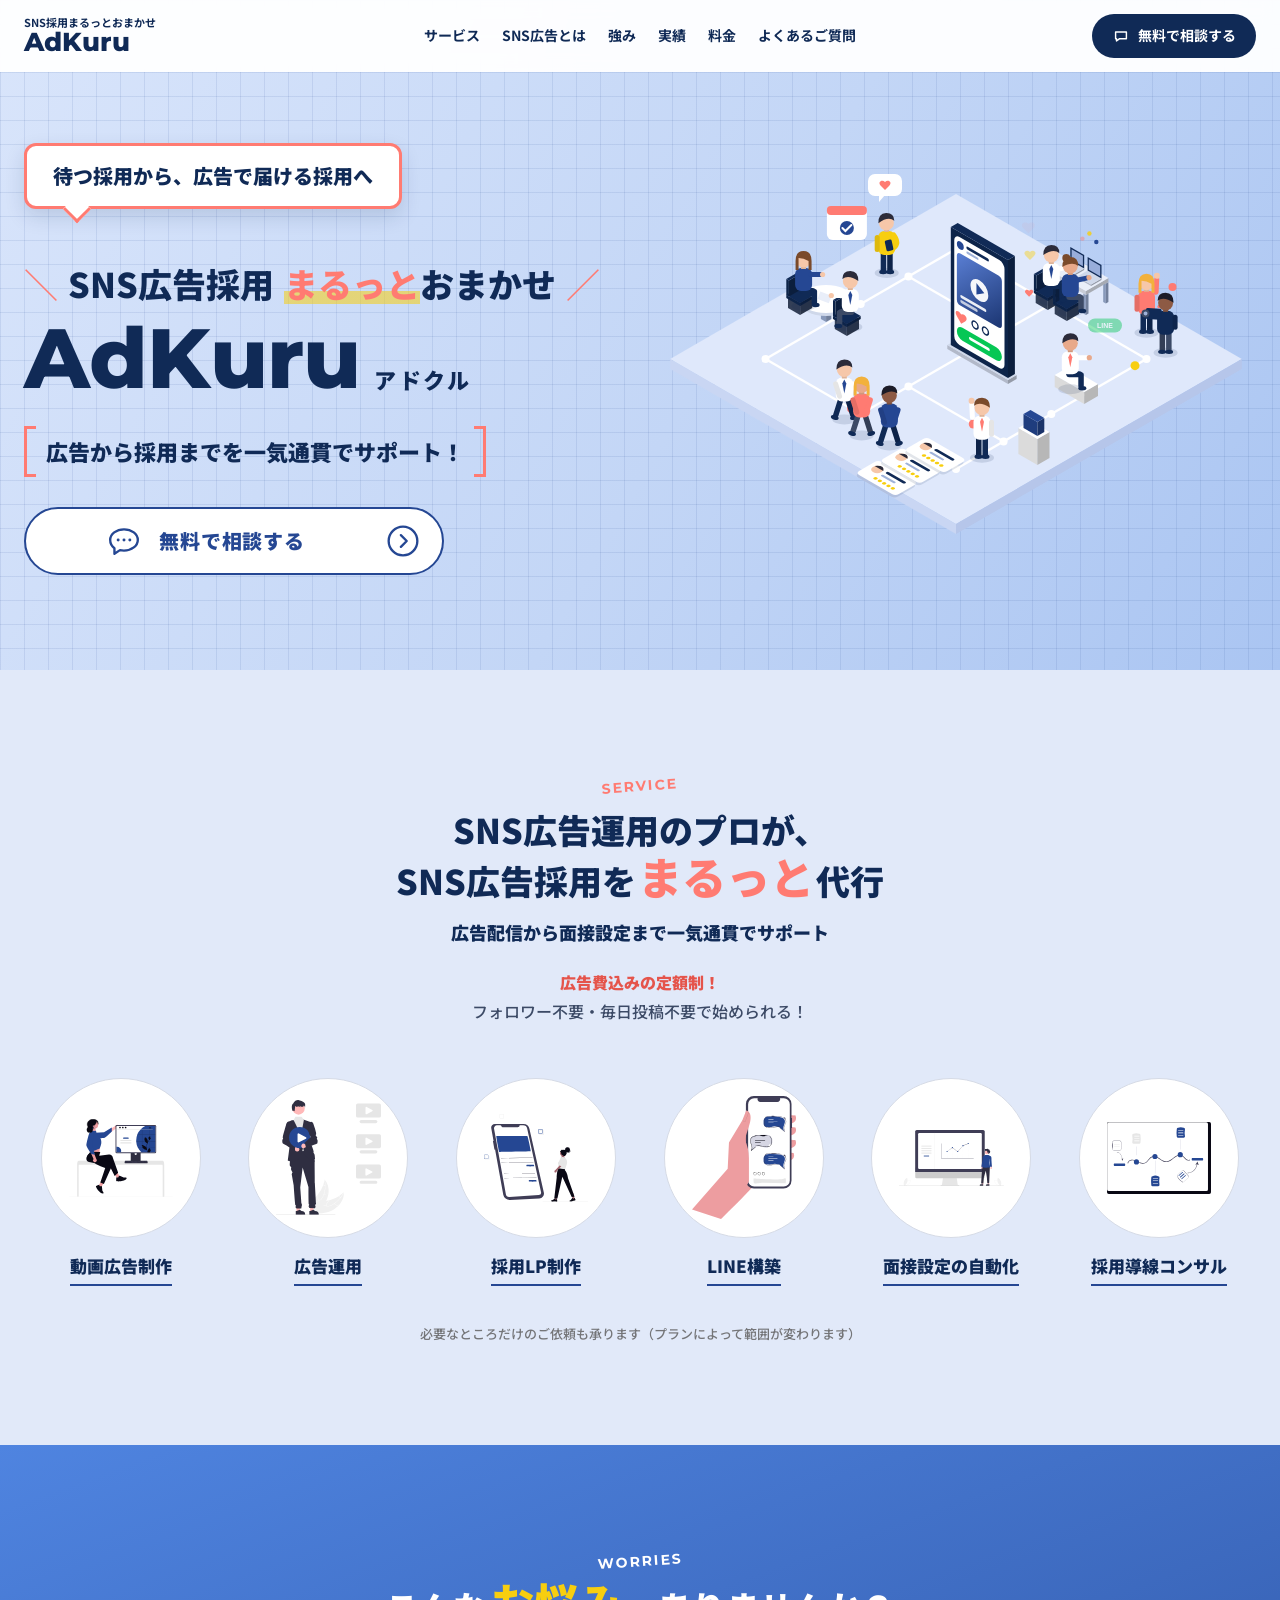
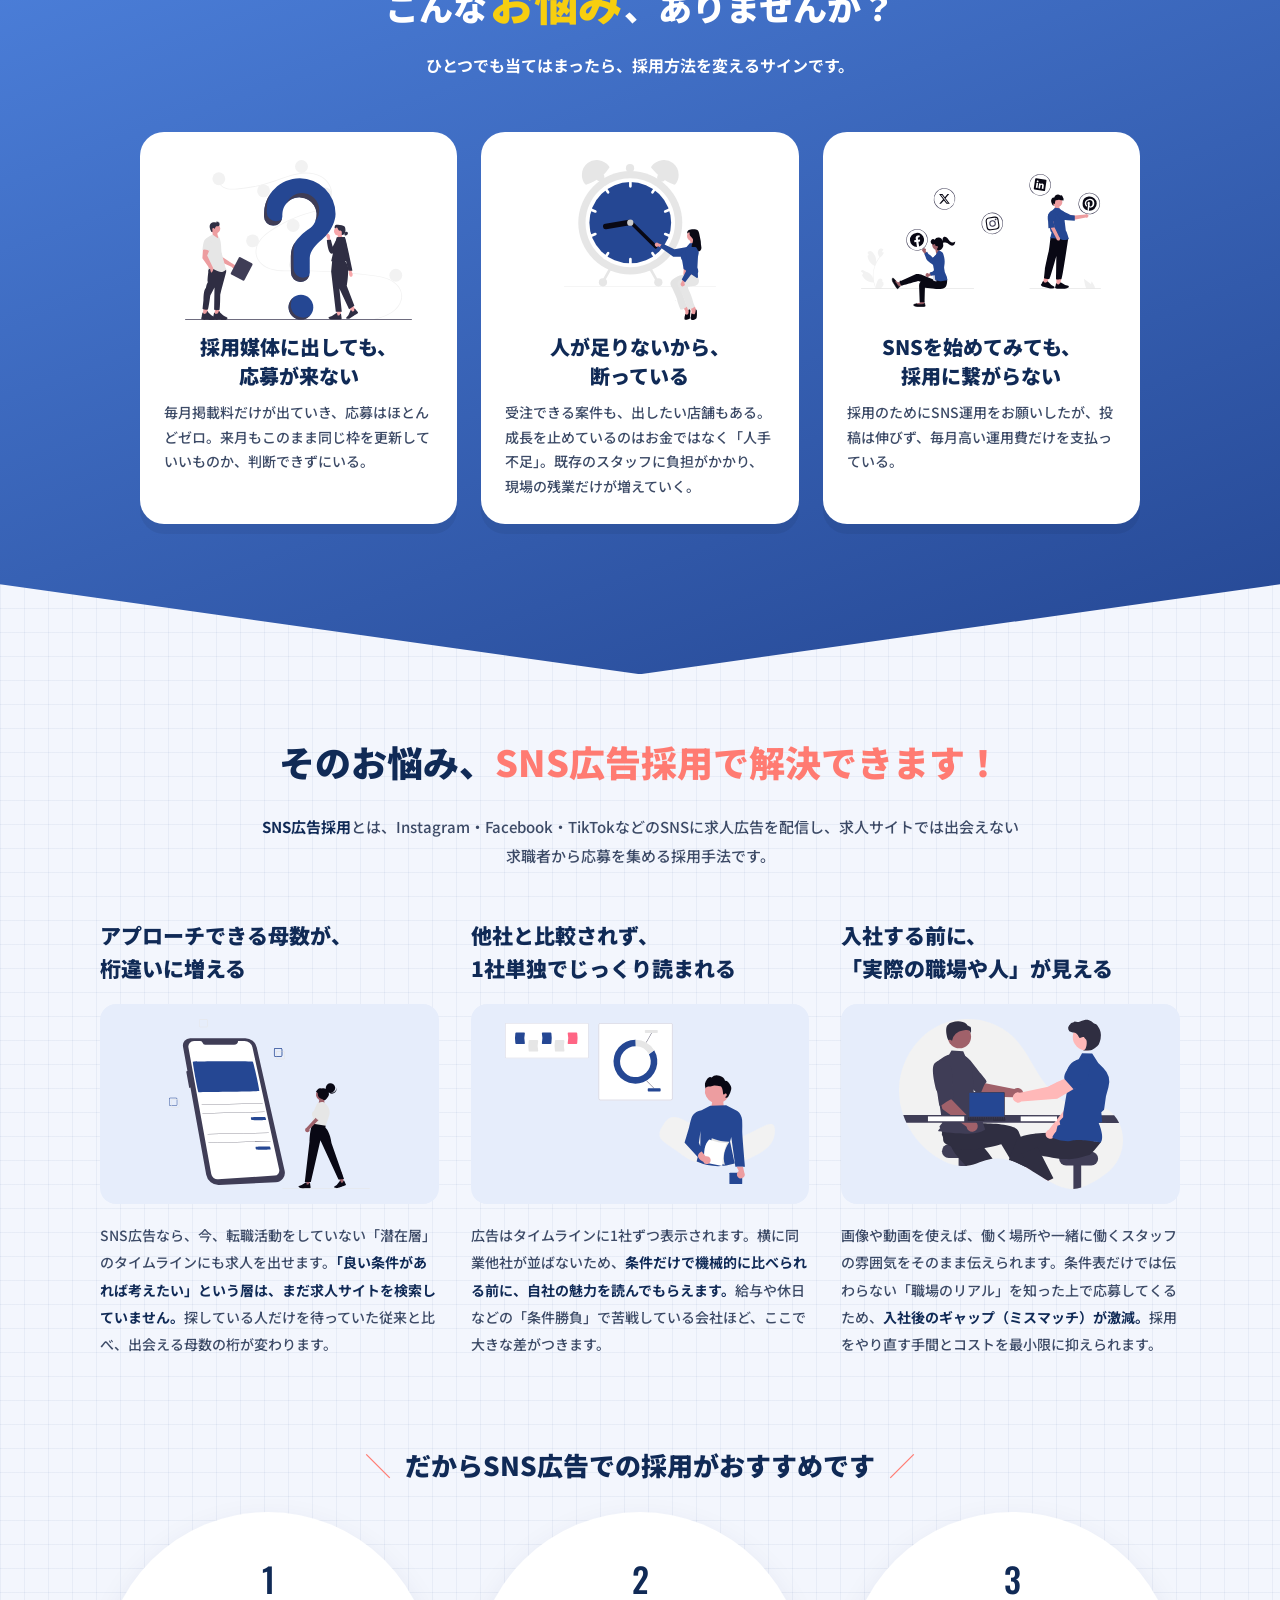
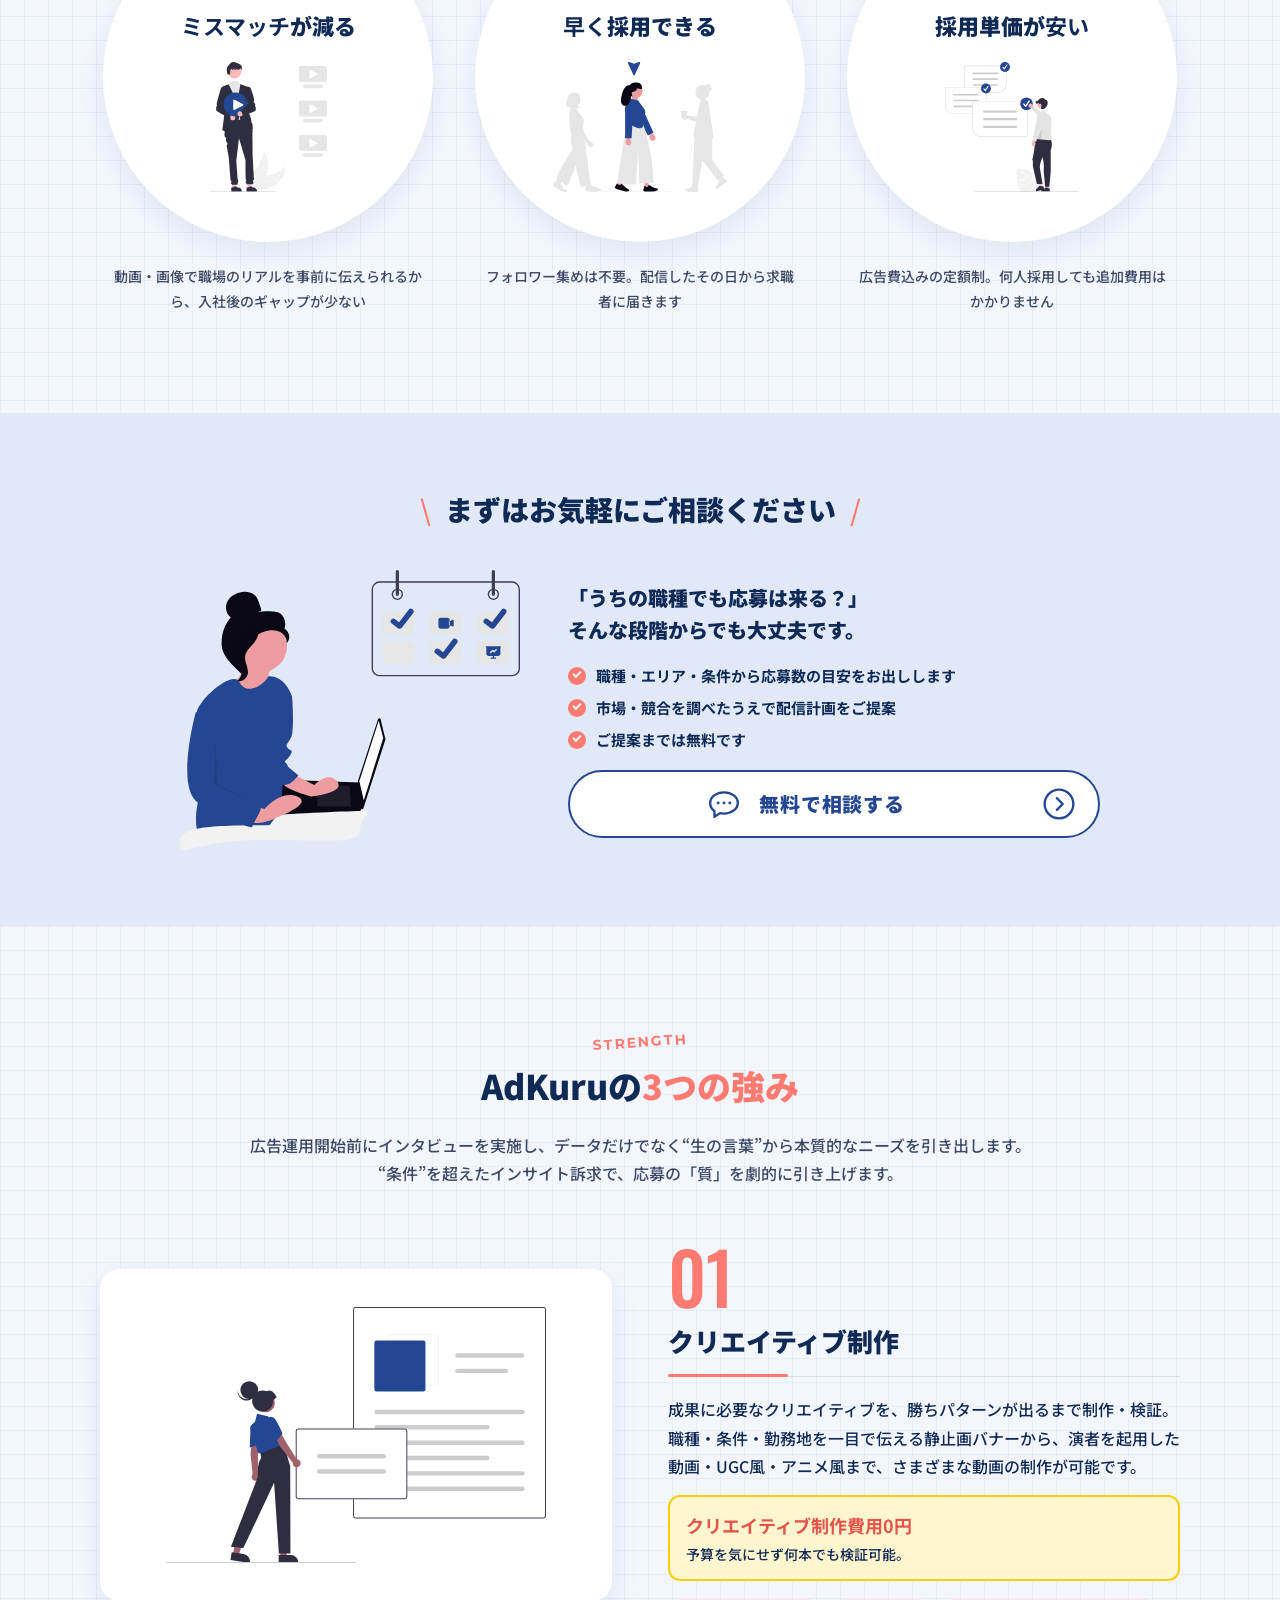
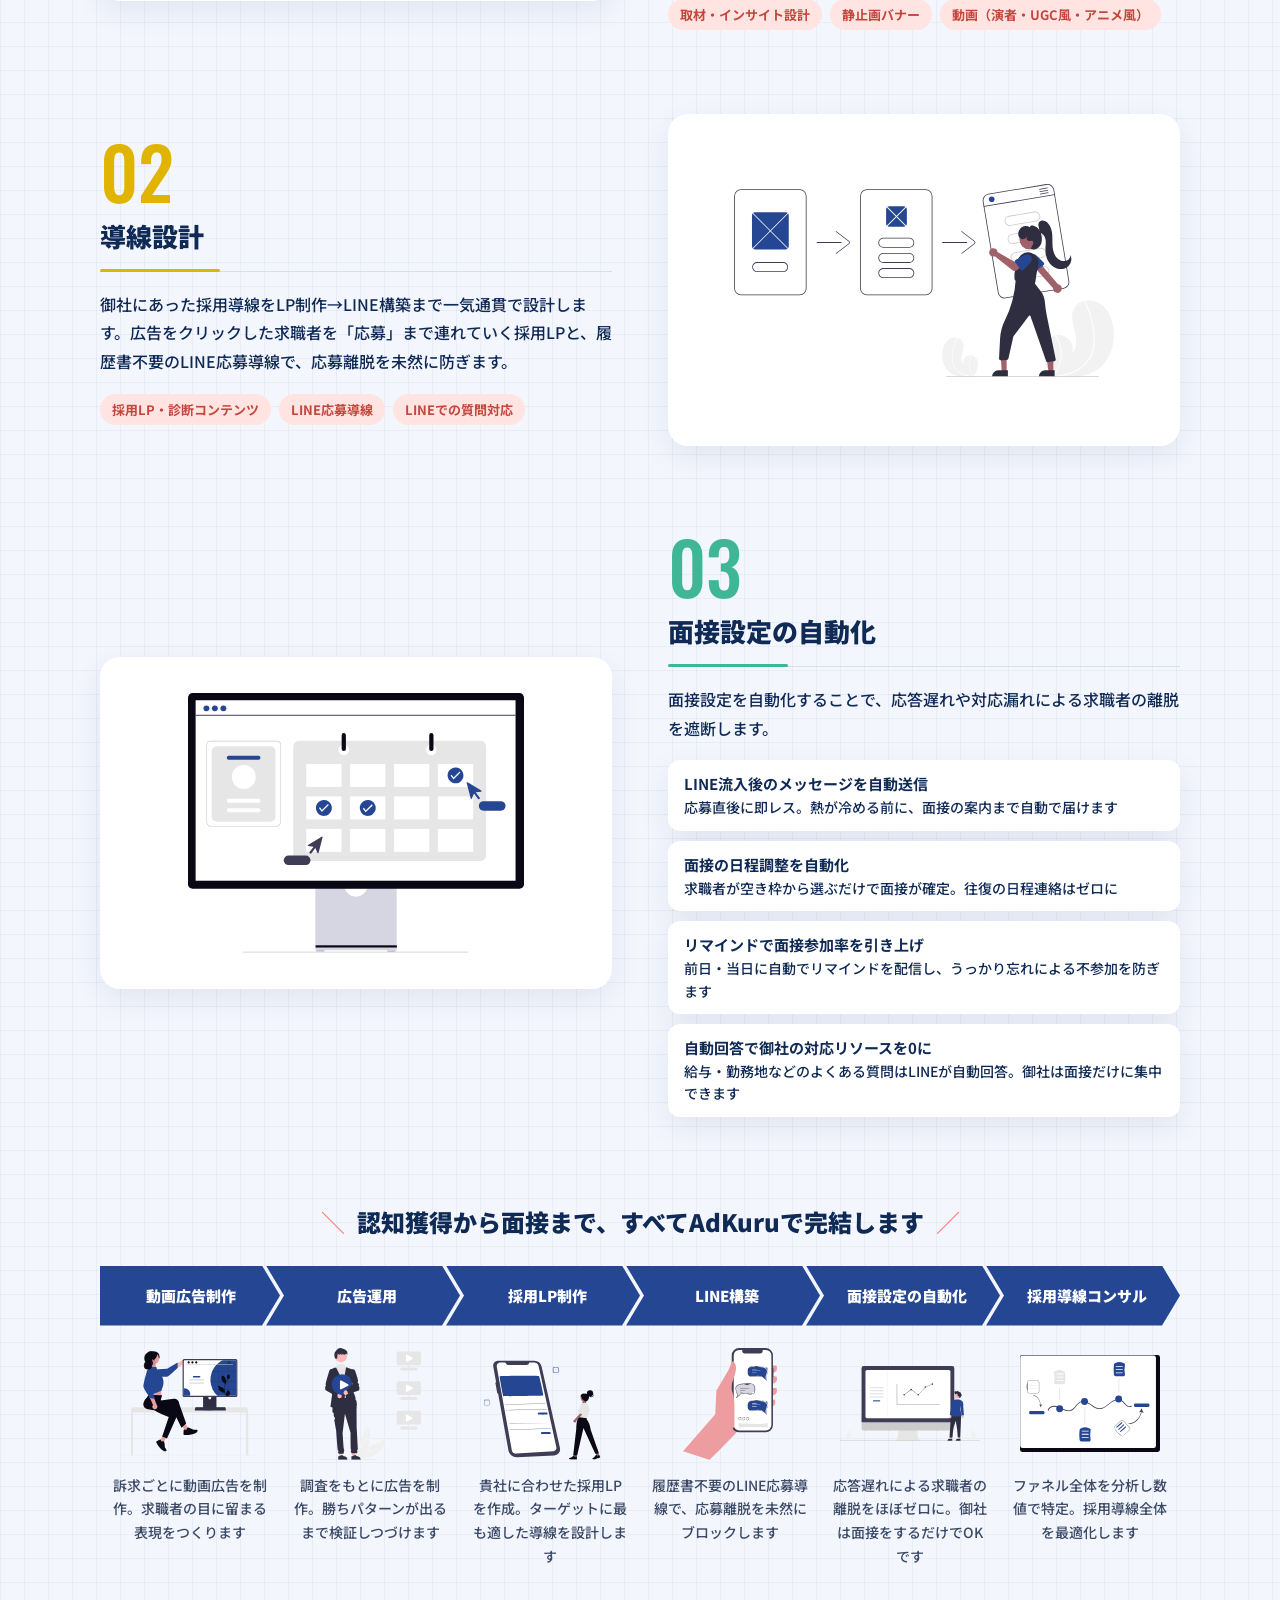
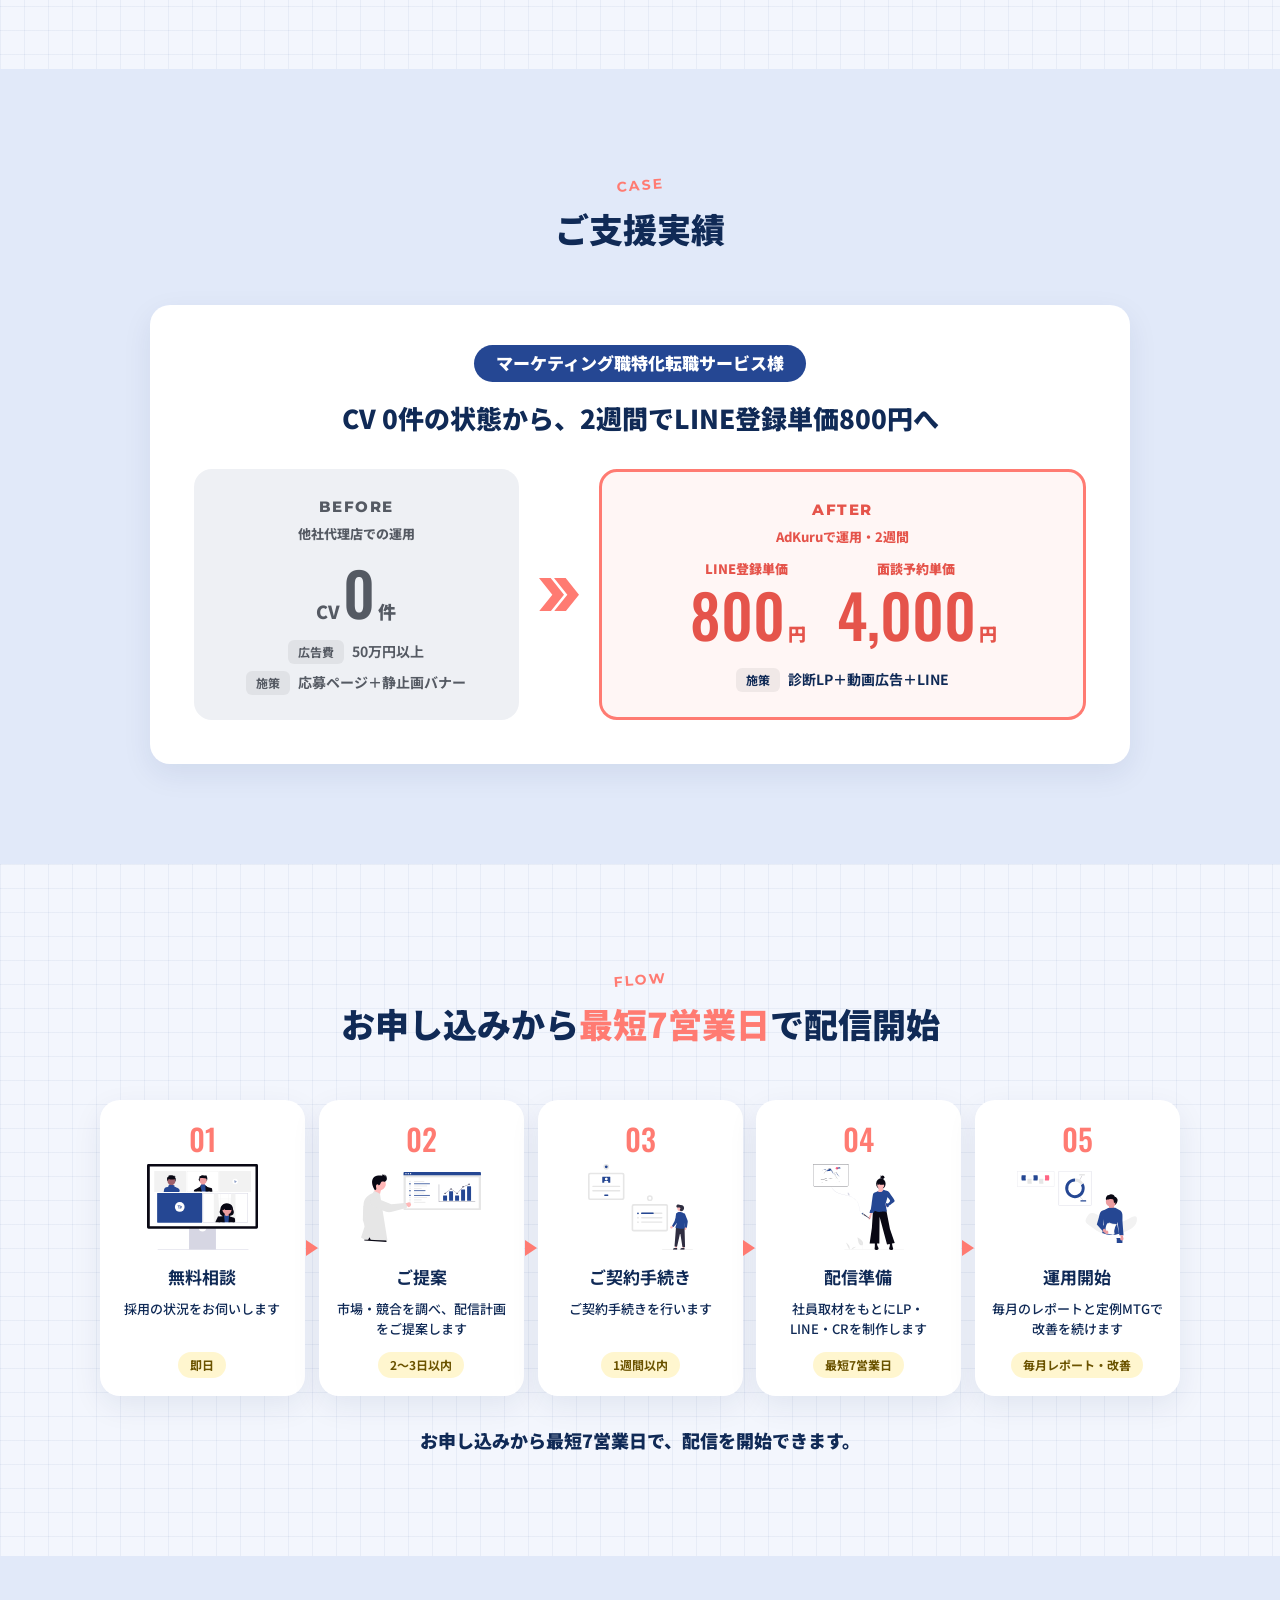
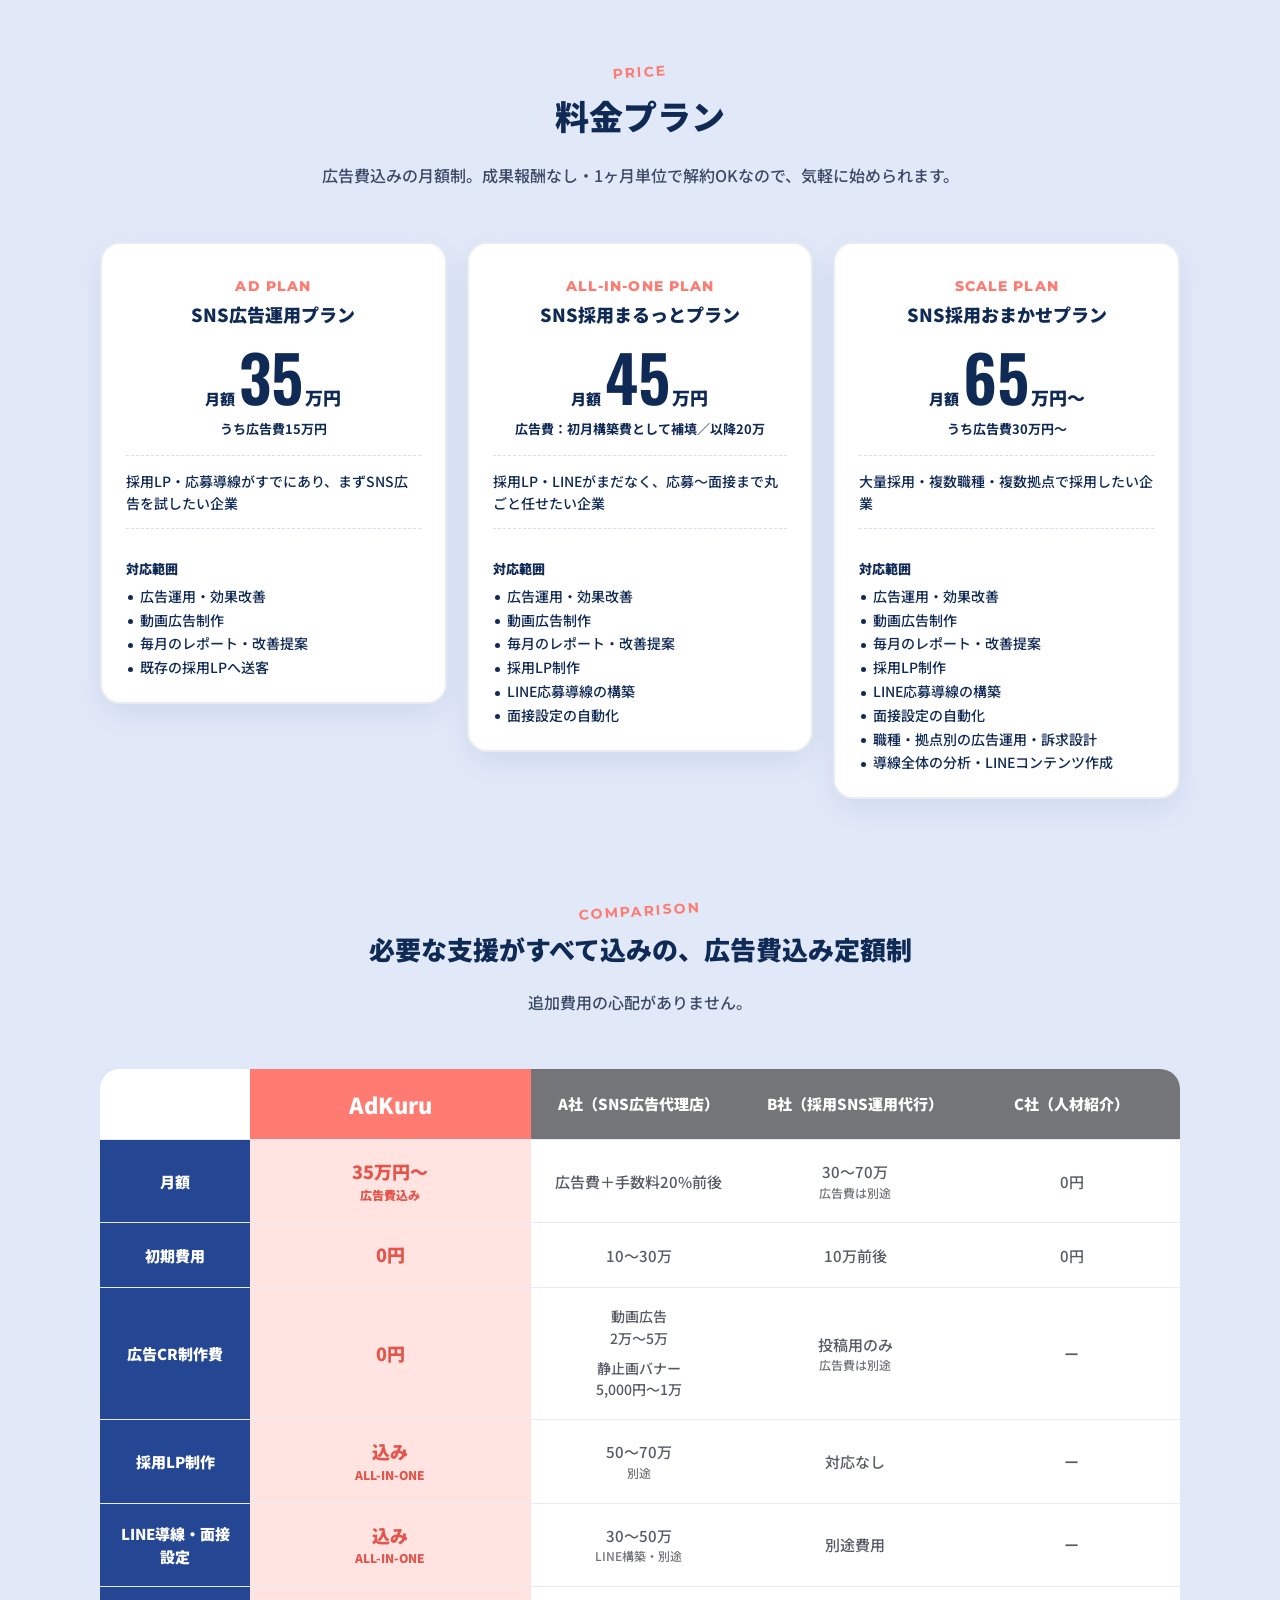
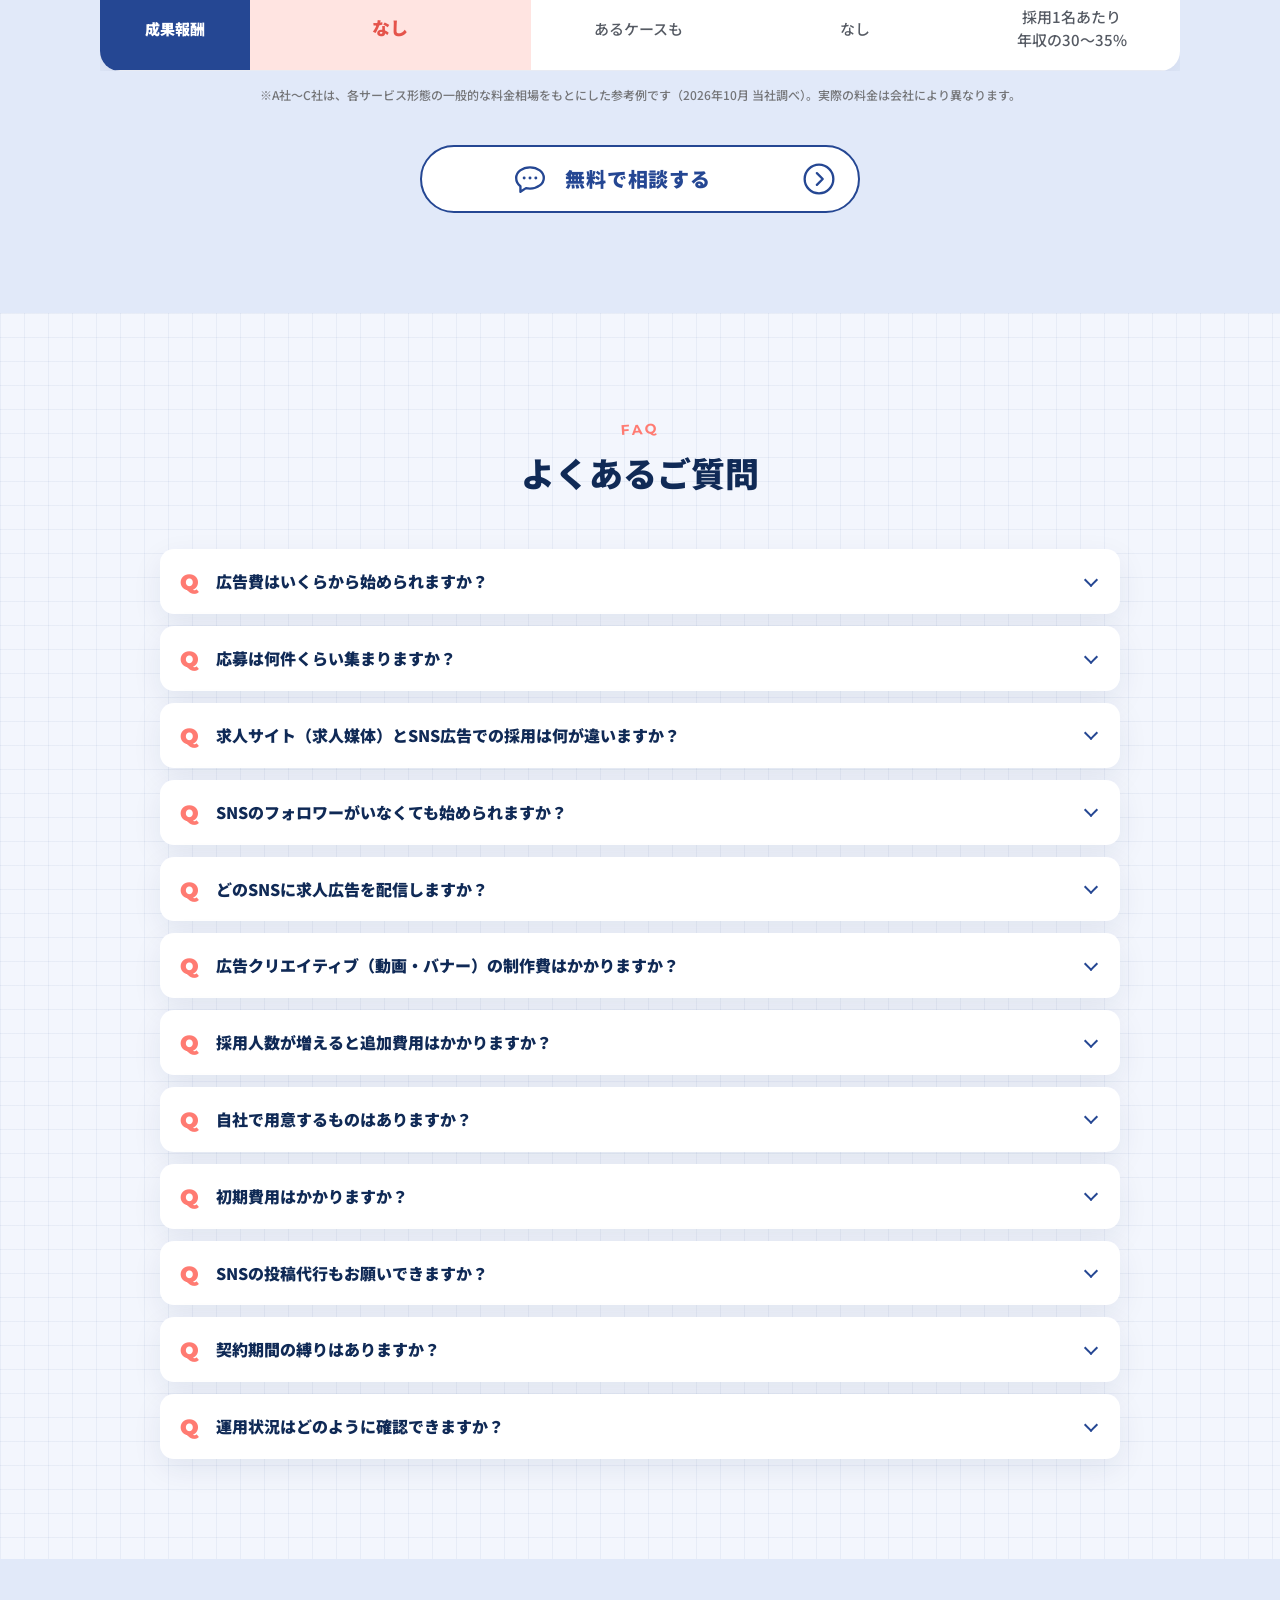
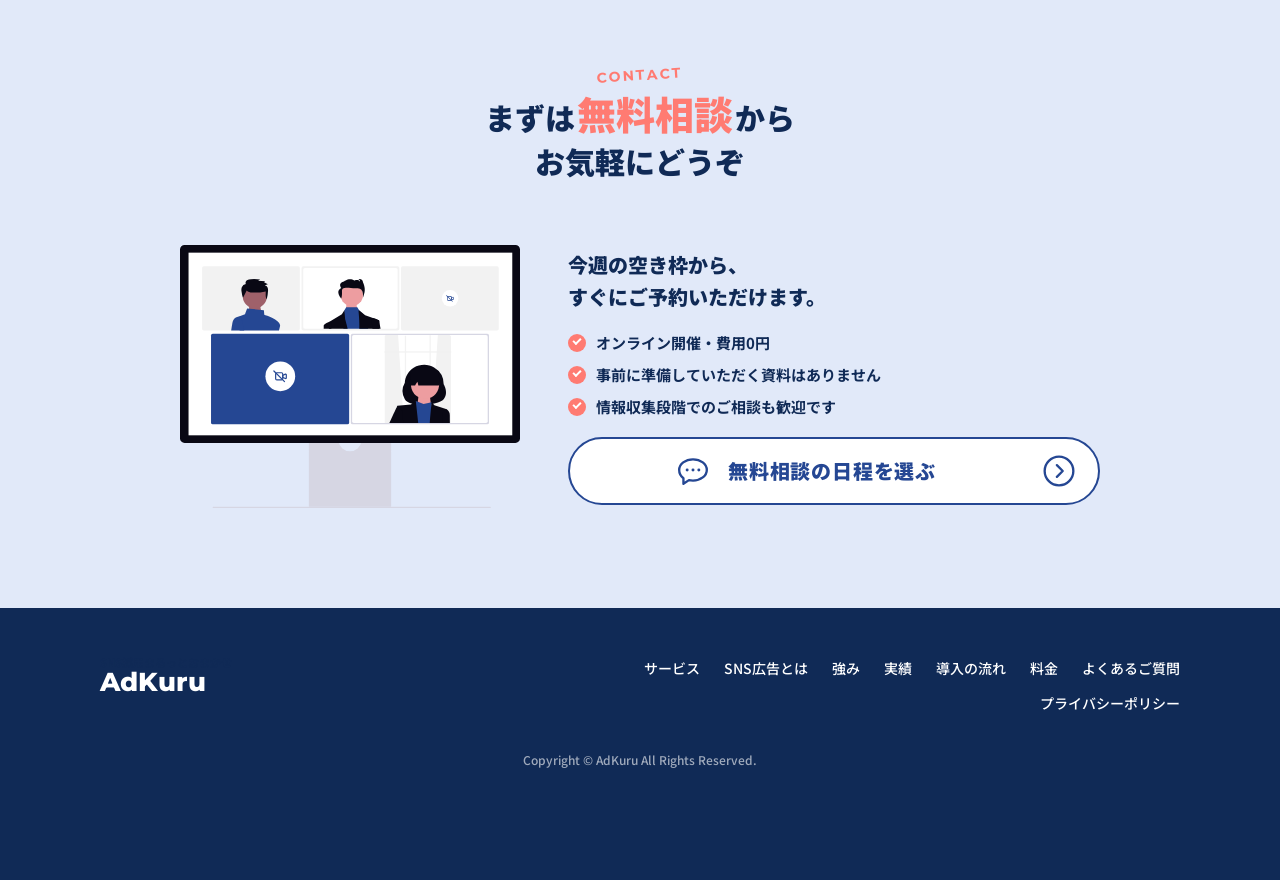
<file: index.html>
<!doctype html>
<html lang="ja">
<head>
<meta charset="utf-8">
<meta name="robots" content="index, follow, max-image-preview:large">
<meta name="viewport" content="width=device-width, initial-scale=1">
<link rel="icon" href="/favicon.svg" type="image/svg+xml">
<link rel="apple-touch-icon" href="/apple-touch-icon.png">
<title>SNS採用・求人広告の運用代行ならAdKuru（アドクル）</title>
<link rel="canonical" href="https://recruit.adkuru.com/">
<meta name="google-site-verification" content="7LZRZQVeG1p1lNBYmy7ZJk7uSTM92yVe9JMwHx8On90">
<meta property="og:type" content="website">
<meta property="og:site_name" content="AdKuru（アドクル）">
<meta property="og:title" content="SNS採用・求人広告の運用代行ならAdKuru（アドクル）">
<meta property="og:description" content="求人を出しても応募が来ないなら、SNS広告で採用。AdKuru（アドクル）は広告制作・運用から採用LP、LINE応募導線、面接設定の自動化まで代行します。月額35万円〜・広告費込み、初期費用0円、最短7営業日で配信開始。">
<meta property="og:url" content="https://recruit.adkuru.com/">
<meta property="og:locale" content="ja_JP">
<meta property="og:image" content="https://recruit.adkuru.com/img/og.jpg">
<meta property="og:image:width" content="1200">
<meta property="og:image:height" content="630">
<meta name="twitter:card" content="summary_large_image">
<script type="application/ld+json">{"@context": "https://schema.org", "@graph": [{"@type": "Organization", "@id": "https://recruit.adkuru.com/#org", "name": "株式会社Lic.", "alternateName": ["AdKuru", "アドクル"], "url": "https://recruit.adkuru.com/", "address": {"@type": "PostalAddress", "addressCountry": "JP", "addressRegion": "東京都", "addressLocality": "世田谷区", "streetAddress": "太子堂1丁目18番15号 TASUKI PRIME SANGENJAYA 3F-3", "postalCode": "154-0004"}, "sameAs": ["https://lic-inc.co.jp"]}, {"@type": "WebSite", "@id": "https://recruit.adkuru.com/#website", "url": "https://recruit.adkuru.com/", "name": "AdKuru（アドクル）", "inLanguage": "ja", "publisher": {"@id": "https://recruit.adkuru.com/#org"}}, {"@type": "Service", "@id": "https://recruit.adkuru.com/#service", "name": "SNS採用広告の運用代行 AdKuru（アドクル）", "serviceType": "SNS採用広告の運用代行", "description": "SNS広告（Meta・TikTokなど）での求人広告の制作・運用から、採用LP制作、LINE応募導線、面接設定の自動化までを代行します。", "provider": {"@id": "https://recruit.adkuru.com/#org"}, "areaServed": {"@type": "Country", "name": "日本"}, "offers": {"@type": "AggregateOffer", "priceCurrency": "JPY", "lowPrice": "350000", "offerCount": "3", "offers": [{"@type": "Offer", "name": "SNS広告運用プラン（AD PLAN）", "price": "350000", "priceCurrency": "JPY", "description": "月額35万円（うち広告費15万円）。広告運用・効果改善、動画広告制作、毎月のレポート・改善提案"}, {"@type": "Offer", "name": "SNS採用まるっとプラン（ALL-IN-ONE PLAN）", "price": "450000", "priceCurrency": "JPY", "description": "月額45万円。広告運用・動画広告制作に加え、採用LP制作、LINE応募導線の構築、面接設定の自動化まで対応"}, {"@type": "Offer", "name": "SNS採用おまかせプラン（SCALE PLAN）", "price": "650000", "priceCurrency": "JPY", "description": "月額65万円〜（うち広告費30万円〜）。大量採用・複数職種・複数拠点向け"}]}, "url": "https://recruit.adkuru.com/"}, {"@type": "FAQPage", "@id": "https://recruit.adkuru.com/#faq", "mainEntity": [{"@type": "Question", "name": "広告費はいくらから始められますか？", "acceptedAnswer": {"@type": "Answer", "text": "AD PLAN（月額35万／広告費15万込み）から始められます。必要な予算と応募数の目安は無料相談で算出します。"}}, {"@type": "Question", "name": "応募は何件くらい集まりますか？", "acceptedAnswer": {"@type": "Answer", "text": "職種・エリア・条件によって変わります。無料相談の場で、見込める応募数の目安をその場でお出しします。"}}, {"@type": "Question", "name": "求人サイト（求人媒体）とSNS広告での採用は何が違いますか？", "acceptedAnswer": {"@type": "Answer", "text": "求人サイトは「今、仕事を探している人」が検索して見に来る場所です。SNS広告は、まだ転職活動をしていない潜在層のタイムラインにも求人を届けられます。広告は1社ずつ表示されるため他社と並べて比較されにくく、動画や画像で職場の雰囲気まで伝えられるのが違いです。"}}, {"@type": "Question", "name": "SNSのフォロワーがいなくても始められますか？", "acceptedAnswer": {"@type": "Answer", "text": "はい、始められます。SNS広告は自社アカウントのフォロワー数に関係なく配信できるため、フォロワー集めや毎日の投稿は不要です。配信を始めたその日から求職者に届きます。"}}, {"@type": "Question", "name": "どのSNSに求人広告を配信しますか？", "acceptedAnswer": {"@type": "Answer", "text": "Instagram・Facebook（Meta広告）やTikTokなど、採用したい職種やターゲットに合わせて配信先をご提案します。"}}, {"@type": "Question", "name": "広告クリエイティブ（動画・バナー）の制作費はかかりますか？", "acceptedAnswer": {"@type": "Answer", "text": "かかりません。クリエイティブ制作費は0円で、静止画バナーから演者を起用した動画・UGC風・アニメ風の動画まで、勝ちパターンが出るまで何本でも制作・検証します。"}}, {"@type": "Question", "name": "採用人数が増えると追加費用はかかりますか？", "acceptedAnswer": {"@type": "Answer", "text": "かかりません。広告費込みの月額定額制で成果報酬もないため、何人採用しても追加費用は発生しません。"}}, {"@type": "Question", "name": "自社で用意するものはありますか？", "acceptedAnswer": {"@type": "Answer", "text": "求人条件をご共有ください。原稿・デザイン・実装は当社で対応します。"}}, {"@type": "Question", "name": "初期費用はかかりますか？", "acceptedAnswer": {"@type": "Answer", "text": "ALL-IN-ONEでは、LP・LINEの構築費も初月の月額料金に含まれており、別途の初期費用はかかりません。"}}, {"@type": "Question", "name": "SNSの投稿代行もお願いできますか？", "acceptedAnswer": {"@type": "Answer", "text": "はい、SNSの投稿代行も個別にご対応可能です。内容やご予算に合わせてご提案しますので、ぜひ一度ご相談ください。"}}, {"@type": "Question", "name": "契約期間の縛りはありますか？", "acceptedAnswer": {"@type": "Answer", "text": "ありません。1ヶ月単位でご契約いただき、いつでも解約可能です。お申し込みから最短7営業日で配信を開始できます。"}}, {"@type": "Question", "name": "運用状況はどのように確認できますか？", "acceptedAnswer": {"@type": "Answer", "text": "配信ダッシュボードを24時間いつでもご覧いただけます。あわせて最大週1回、運用状況をご報告します。"}}]}, {"@type": "WebPage", "@id": "https://recruit.adkuru.com/#webpage", "url": "https://recruit.adkuru.com/", "name": "SNS採用・求人広告の運用代行ならAdKuru（アドクル）", "inLanguage": "ja", "isPartOf": {"@id": "https://recruit.adkuru.com/#website"}, "about": {"@id": "https://recruit.adkuru.com/#service"}, "primaryImageOfPage": "https://recruit.adkuru.com/img/og.jpg", "dateModified": "2026-10-18"}]}</script>
<meta name="description" content="求人を出しても応募が来ないなら、SNS広告で採用。AdKuru（アドクル）は広告制作・運用から採用LP、LINE応募導線、面接設定の自動化まで代行します。月額35万円〜・広告費込み、初期費用0円、最短7営業日で配信開始。">
<link rel="preconnect" href="https://fonts.googleapis.com">
<link rel="preconnect" href="https://fonts.gstatic.com" crossorigin>
<link href="https://fonts.googleapis.com/css2?family=Montserrat:wght@600;700;800&family=Noto+Sans+JP:wght@400;500;700;900&family=Oswald:wght@500;600&display=swap" rel="stylesheet">
<link rel="stylesheet" href="css/style.css?v=20261018a">
<!-- Google 広告（コンバージョンは js/main.js で予約完了時に送信） -->
<script async src="https://www.googletagmanager.com/gtag/js?id=AW-18397071452"></script>
<script>
  window.dataLayer = window.dataLayer || [];
  function gtag(){dataLayer.push(arguments);}
  gtag('js', new Date());
  gtag('config', 'AW-18397071452');
  window.ADKURU_CV = 'AW-18397071452/jHecCNe15OUcENyQtMRE';      // 予約_カレンダー開封（サブ）
  window.ADKURU_CV_DONE = 'AW-18397071452/tanjCK6k_-UcENyQtMRE'; // 予約_完了（TimeRex）（メイン）
</script>
</head>
<body>

<header class="header" id="header">
  <a href="./" class="logo"><small>SNS採用まるっとおまかせ</small><b>AdKuru</b></a>
  <nav class="gnav">
    <a href="#service">サービス</a>
    <a href="#reason">SNS広告とは</a>
    <a href="#strength">強み</a>
    <a href="#case">実績</a>
    <a href="#price">料金</a>
    <a href="#faq">よくあるご質問</a>
  </nav>
  <a href="https://timerex.net/s/nodakanta_daa7_3fa1/e38dfce4" target="_blank" rel="noopener" data-book class="hbtn">
    <svg viewBox="0 0 20 20" fill="none" stroke="currentColor" stroke-width="1.6" stroke-linecap="round" stroke-linejoin="round"><path d="M4 5.5h12v7.5H8.5L5 15.5V13H4z"/></svg>無料で相談する
  </a>
</header>

<main>

<!-- ============ 01 FV ============ -->
<section class="fv">
  <div class="container fv__inner">
    <div class="fv__copy">
      <p class="fv__bubble">待つ採用から、広告で届ける採用へ</p>
      <h1 class="fv__title"><span class="fv__catch">SNS広告採用 <span class="mark">まるっと</span>おまかせ</span><span class="fv__brand" aria-label="AdKuru アドクル"><span class="fv__brandin" aria-hidden="true"><span style="--i:0">A</span><span style="--i:1">d</span><span style="--i:2">K</span><span style="--i:3">u</span><span style="--i:4">r</span><span style="--i:5">u</span></span><span class="fv__kana">アドクル</span></span></h1>
      <p class="fv__sub"><span class="fv__subin">広告から採用までを一気通貫でサポート！</span></p>
      <div class="fv__cta"><a href="https://timerex.net/s/nodakanta_daa7_3fa1/e38dfce4" target="_blank" rel="noopener" data-book class="cbtn"><svg class="cbtn__ic" viewBox="0 0 32 32" fill="none" stroke="currentColor" stroke-width="2.2" stroke-linejoin="round" aria-hidden="true"><path d="M16 5c7.2 0 13 4.5 13 10s-5.8 10-13 10c-1.3 0-2.6-.1-3.8-.4L7 28v-5.2C4.5 20.9 3 18.1 3 15 3 9.5 8.8 5 16 5z"/><circle cx="10.5" cy="15" r="1.4" fill="currentColor" stroke="none"/><circle cx="16" cy="15" r="1.4" fill="currentColor" stroke="none"/><circle cx="21.5" cy="15" r="1.4" fill="currentColor" stroke="none"/></svg><span class="cbtn__tx">無料で相談する</span><svg class="cbtn__arr" viewBox="0 0 32 32" fill="none" stroke="currentColor" stroke-width="2.2" stroke-linecap="round" stroke-linejoin="round" aria-hidden="true"><circle cx="16" cy="16" r="13.5"/><path d="M14 10.5 19.5 16 14 21.5"/></svg></a></div>
    </div>

    <div class="fv__artwrap">
      <img class="fv__scene" src="img/fv-scene.svg?v=1" fetchpriority="high" alt="SNS広告で求職者と出会い、LINE応募・面接・採用までがつながるイメージ" width="600" height="470">
    </div>
  </div>
</section>

<!-- ============ 02 できること ============ -->
<section class="sec sec--white" id="service">
  <div class="container">
    <div class="sec-head">
      <p class="sec-head__en">Service</p>
      <h2 class="sec-head__ttl">SNS広告運用のプロが、<br>SNS広告採用を<span class="big">まるっと</span>代行</h2>
      <p class="sec-head__sub">広告配信から面接設定まで一気通貫でサポート</p>
      <p class="sec-head__lead"><b>広告費込みの定額制！</b><br>フォロワー不要・毎日投稿不要で始められる！</p>
    </div>
    <div class="can-marquee">
    <ul class="can">
      <li class="can__item"><div class="can__circle"><img src="img/undraw/proud-designer_1rcm.svg" alt="" width="180" height="140" loading="lazy"></div><h3 class="can__ttl">動画広告制作</h3></li>
      <li class="can__item"><div class="can__circle"><img src="img/undraw/online-video_ecqg.svg" alt="" width="180" height="140" loading="lazy"></div><h3 class="can__ttl">広告運用</h3></li>
      <li class="can__item"><div class="can__circle"><img src="img/undraw/mobile-app_aftb.svg" alt="" width="180" height="140" loading="lazy"></div><h3 class="can__ttl">採用LP制作</h3></li>
      <li class="can__item"><div class="can__circle"><img src="img/undraw/text-messages_p6bk.svg" alt="" width="180" height="140" loading="lazy"></div><h3 class="can__ttl">LINE構築</h3></li>
      <li class="can__item"><div class="can__circle"><img src="img/undraw/dashboard_p93p.svg" alt="" width="180" height="140" loading="lazy"></div><h3 class="can__ttl">面接設定の自動化</h3></li>
      <li class="can__item"><div class="can__circle"><img src="img/undraw/data-analysis_b7cp.svg" alt="" width="180" height="140" loading="lazy"></div><h3 class="can__ttl">採用導線コンサル</h3></li>
      <li class="can__item" aria-hidden="true"><div class="can__circle"><img src="img/undraw/proud-designer_1rcm.svg" alt="" width="180" height="140" loading="lazy"></div><h3 class="can__ttl">動画広告制作</h3></li>
      <li class="can__item" aria-hidden="true"><div class="can__circle"><img src="img/undraw/online-video_ecqg.svg" alt="" width="180" height="140" loading="lazy"></div><h3 class="can__ttl">広告運用</h3></li>
      <li class="can__item" aria-hidden="true"><div class="can__circle"><img src="img/undraw/mobile-app_aftb.svg" alt="" width="180" height="140" loading="lazy"></div><h3 class="can__ttl">採用LP制作</h3></li>
      <li class="can__item" aria-hidden="true"><div class="can__circle"><img src="img/undraw/text-messages_p6bk.svg" alt="" width="180" height="140" loading="lazy"></div><h3 class="can__ttl">LINE構築</h3></li>
      <li class="can__item" aria-hidden="true"><div class="can__circle"><img src="img/undraw/dashboard_p93p.svg" alt="" width="180" height="140" loading="lazy"></div><h3 class="can__ttl">面接設定の自動化</h3></li>
      <li class="can__item" aria-hidden="true"><div class="can__circle"><img src="img/undraw/data-analysis_b7cp.svg" alt="" width="180" height="140" loading="lazy"></div><h3 class="can__ttl">採用導線コンサル</h3></li>
    </ul>
    </div>
    <p class="can__note">必要なところだけのご依頼も承ります（プランによって範囲が変わります）</p>
  </div>
</section>

<!-- ============ 03 お悩み → 解決 ============ -->
<section class="worry" id="worry">
  <div class="container">
    <div class="sec-head sec-head--on-color">
      <p class="sec-head__en">Worries</p>
      <h2 class="sec-head__ttl">こんな<span class="big">お悩み</span>、ありませんか？</h2>
      <p class="sec-head__lead">ひとつでも当てはまったら、採用方法を変えるサインです。</p>
    </div>
    <ul class="worry__list">
      <li class="worry__item">
        <div class="worry__card">
          <div class="worry__img"><img src="img/undraw/questions_52ic.svg" alt="" width="280" height="200"></div>
          <h3 class="worry__ttl">採用媒体に出しても、<br>応募が来ない</h3>
          <p class="worry__txt">毎月掲載料だけが出ていき、応募はほとんどゼロ。来月もこのまま同じ枠を更新していいものか、判断できずにいる。</p>
        </div>
      </li>
      <li class="worry__item">
        <div class="worry__card">
          <div class="worry__img"><img src="img/undraw/time-management_4ss6.svg" alt="" width="280" height="200"></div>
          <h3 class="worry__ttl">人が足りないから、<br>断っている</h3>
          <p class="worry__txt">受注できる案件も、出したい店舗もある。成長を止めているのはお金ではなく「人手不足」。既存のスタッフに負担がかかり、現場の残業だけが増えていく。</p>
        </div>
      </li>
      <li class="worry__item">
        <div class="worry__card">
          <div class="worry__img"><img src="img/undraw/social-media_25ev.svg" alt="" width="280" height="200"></div>
          <h3 class="worry__ttl">SNSを始めてみても、<br>採用に繋がらない</h3>
          <p class="worry__txt">採用のためにSNS運用をお願いしたが、投稿は伸びず、毎月高い運用費だけを支払っている。</p>
        </div>
      </li>
    </ul>
  </div>
</section>

<!-- ============ 06 SNS広告とは ============ -->
<section class="sec" id="reason">
  <div class="container">
    <h2 class="bridge">そのお悩み、<br class="sp"><span>SNS広告採用で解決できます！</span></h2>

    <p class="bridge__lead"><b>SNS広告採用</b>とは、Instagram・Facebook・TikTokなどのSNSに求人広告を配信し、求人サイトでは出会えない求職者から応募を集める採用手法です。</p>
    <div class="solve">
      <article class="solve__col">
        <h3 class="solve__ttl">アプローチできる母数が、<br><span>桁違いに増える</span></h3>
        <div class="solve__img"><img src="img/undraw/mobile-app_aftb.svg" alt="" width="260" height="190"></div>
        <p class="solve__txt">SNS広告なら、今、転職活動をしていない「潜在層」のタイムラインにも求人を出せます。<b>「良い条件があれば考えたい」という層は、まだ求人サイトを検索していません。</b>探している人だけを待っていた従来と比べ、出会える母数の桁が変わります。</p>
      </article>
      <article class="solve__col">
        <h3 class="solve__ttl">他社と比較されず、<br><span>1社単独でじっくり読まれる</span></h3>
        <div class="solve__img"><img src="img/undraw/marketing-analysis_2u5r.svg" alt="" width="260" height="190"></div>
        <p class="solve__txt">広告はタイムラインに1社ずつ表示されます。横に同業他社が並ばないため、<b>条件だけで機械的に比べられる前に、自社の魅力を読んでもらえます。</b>給与や休日などの「条件勝負」で苦戦している会社ほど、ここで大きな差がつきます。</p>
      </article>
      <article class="solve__col">
        <h3 class="solve__ttl">入社する前に、<br><span>「実際の職場や人」が見える</span></h3>
        <div class="solve__img"><img src="img/undraw/interview_yz52.svg" alt="" width="260" height="190"></div>
        <p class="solve__txt">画像や動画を使えば、働く場所や一緒に働くスタッフの雰囲気をそのまま伝えられます。条件表だけでは伝わらない「職場のリアル」を知った上で応募してくるため、<b>入社後のギャップ（ミスマッチ）が激減。</b>採用をやり直す手間とコストを最小限に抑えられます。</p>
      </article>
    </div>

    <h3 class="sub-ttl">だからSNS広告での採用がおすすめです</h3>
    <ul class="merit">
      <li><div class="merit__circle"><span class="merit__no">1</span><p class="merit__ttl"><b>ミスマッチ</b>が減る</p><img src="img/undraw/online-video_ecqg.svg" alt="" width="200" height="140"></div><p class="merit__txt">動画・画像で職場のリアルを事前に伝えられるから、入社後のギャップが少ない</p></li>
      <li><div class="merit__circle"><span class="merit__no">2</span><p class="merit__ttl"><b>早く</b>採用できる</p><img src="img/undraw/target-audience_prun.svg" alt="" width="200" height="140"></div><p class="merit__txt">フォロワー集めは不要。配信したその日から求職者に届きます</p></li>
      <li><div class="merit__circle"><span class="merit__no">3</span><p class="merit__ttl">採用単価が<b>安い</b></p><img src="img/undraw/job-hunt_5umi.svg" alt="" width="200" height="140"></div><p class="merit__txt">広告費込みの定額制。何人採用しても追加費用はかかりません</p></li>
    </ul>
  </div>
</section>

<!-- ============ 04 CTA ============ -->
<section class="cta-band">
  <div class="container">
    <h2 class="cta-band__ttl">まずはお気軽にご相談ください</h2>
    <div class="cta-card">
      <img class="cta-card__img" src="img/undraw/online-meetings_zutp.svg" alt="" width="260" height="180">
      <div class="cta-card__body">
      <p class="cta-card__lead">「うちの職種でも応募は来る？」<br>そんな段階からでも大丈夫です。</p>
      <ul class="checks">
        <li>職種・エリア・条件から応募数の目安をお出しします</li>
        <li>市場・競合を調べたうえで配信計画をご提案</li>
        <li>ご提案までは無料です</li>
      </ul>
      <a href="https://timerex.net/s/nodakanta_daa7_3fa1/e38dfce4" target="_blank" rel="noopener" data-book class="cbtn"><svg class="cbtn__ic" viewBox="0 0 32 32" fill="none" stroke="currentColor" stroke-width="2.2" stroke-linejoin="round" aria-hidden="true"><path d="M16 5c7.2 0 13 4.5 13 10s-5.8 10-13 10c-1.3 0-2.6-.1-3.8-.4L7 28v-5.2C4.5 20.9 3 18.1 3 15 3 9.5 8.8 5 16 5z"/><circle cx="10.5" cy="15" r="1.4" fill="currentColor" stroke="none"/><circle cx="16" cy="15" r="1.4" fill="currentColor" stroke="none"/><circle cx="21.5" cy="15" r="1.4" fill="currentColor" stroke="none"/></svg><span class="cbtn__tx">無料で相談する</span><svg class="cbtn__arr" viewBox="0 0 32 32" fill="none" stroke="currentColor" stroke-width="2.2" stroke-linecap="round" stroke-linejoin="round" aria-hidden="true"><circle cx="16" cy="16" r="13.5"/><path d="M14 10.5 19.5 16 14 21.5"/></svg></a>
      </div>
    </div>
  </div>
</section>

<!-- ============ 05 強み ============ -->
<section class="sec" id="strength">
  <div class="container">
    <div class="sec-head">
      <p class="sec-head__en">Strength</p>
      <h2 class="sec-head__ttl">AdKuruの<span class="hl">3つの強み</span></h2>
      <p class="sec-head__lead">広告運用開始前にインタビューを実施し、データだけでなく“生の言葉”から本質的なニーズを引き出します。<br class="pc">“条件”を超えたインサイト訴求で、応募の「質」を劇的に引き上げます。</p>
    </div>


    <div class="point" style="--c:#ff7b72">
      <div class="point__visual point__visual--img">
        <img src="img/undraw/content-creator_vuqg.svg" alt="" width="420" height="300" loading="lazy">
      </div>
      <div class="point__body">
        <p class="point__num">01</p>
        <h3 class="point__ttl">クリエイティブ制作</h3>
        <p>成果に必要なクリエイティブを、勝ちパターンが出るまで制作・検証。職種・条件・勤務地を一目で伝える静止画バナーから、演者を起用した動画・UGC風・アニメ風まで、さまざまな動画の制作が可能です。</p>
        <p class="point__free"><b>クリエイティブ制作費用0円</b>予算を気にせず何本でも検証可能。</p>
        <ul class="tags"><li>取材・インサイト設計</li><li>静止画バナー</li><li>動画（演者・UGC風・アニメ風）</li></ul>
      </div>
    </div>

    <div class="point point--rev" style="--c:#e0b400">
      <div class="point__visual point__visual--img">
        <img src="img/undraw/user-flow_d1ya.svg" alt="" width="420" height="300" loading="lazy">
      </div>
      <div class="point__body">
        <p class="point__num">02</p>
        <h3 class="point__ttl">導線設計</h3>
        <p>御社にあった採用導線をLP制作→LINE構築まで一気通貫で設計します。広告をクリックした求職者を「応募」まで連れていく採用LPと、履歴書不要のLINE応募導線で、応募離脱を未然に防ぎます。</p>
        <ul class="tags"><li>採用LP・診断コンテンツ</li><li>LINE応募導線</li><li>LINEでの質問対応</li></ul>
      </div>
    </div>

    <div class="point" style="--c:#3fb795">
      <div class="point__visual point__visual--img">
        <img src="img/undraw/online-calendar_iz1q.svg" alt="" width="420" height="300" loading="lazy">
      </div>
      <div class="point__body">
        <p class="point__num">03</p>
        <h3 class="point__ttl">面接設定の自動化</h3>
        <p>面接設定を自動化することで、応答遅れや対応漏れによる求職者の離脱を遮断します。</p>
        <ul class="list4">
          <li><b>LINE流入後のメッセージを自動送信</b>応募直後に即レス。熱が冷める前に、面接の案内まで自動で届けます</li>
          <li><b>面接の日程調整を自動化</b>求職者が空き枠から選ぶだけで面接が確定。往復の日程連絡はゼロに</li>
          <li><b>リマインドで面接参加率を引き上げ</b>前日・当日に自動でリマインドを配信し、うっかり忘れによる不参加を防ぎます</li>
          <li><b>自動回答で御社の対応リソースを0に</b>給与・勤務地などのよくある質問はLINEが自動回答。御社は面接だけに集中できます</li>
        </ul>
      </div>
    </div>
    <div class="allin">
      <h3 class="allin__ttl">認知獲得から面接まで、すべてAdKuruで完結します</h3>
      <ol class="steps5">
        <li><p class="steps5__head">動画広告制作</p><img src="img/undraw/proud-designer_1rcm.svg" alt="" width="160" height="120"><p>訴求ごとに動画広告を制作。求職者の目に留まる表現をつくります</p></li>
        <li><p class="steps5__head">広告運用</p><img src="img/undraw/online-video_ecqg.svg" alt="" width="160" height="120"><p>調査をもとに広告を制作。勝ちパターンが出るまで検証しつづけます</p></li>
        <li><p class="steps5__head">採用LP制作</p><img src="img/undraw/mobile-app_aftb.svg" alt="" width="160" height="120"><p>貴社に合わせた採用LPを作成。ターゲットに最も適した導線を設計します</p></li>
        <li><p class="steps5__head">LINE構築</p><img src="img/undraw/text-messages_p6bk.svg" alt="" width="160" height="120"><p>履歴書不要のLINE応募導線で、応募離脱を未然にブロックします</p></li>
        <li><p class="steps5__head">面接設定の自動化</p><img src="img/undraw/dashboard_p93p.svg" alt="" width="160" height="120"><p>応答遅れによる求職者の離脱をほぼゼロに。御社は面接をするだけでOKです</p></li>
        <li><p class="steps5__head">採用導線コンサル</p><img src="img/undraw/data-analysis_b7cp.svg" alt="" width="160" height="120"><p>ファネル全体を分析し数値で特定。採用導線全体を最適化します</p></li>
      </ol>
    </div>

  </div>
</section>

<!-- ============ 07 実績 ============ -->
<section class="sec sec--white" id="case">
  <div class="container">
    <div class="sec-head">
      <p class="sec-head__en">Case</p>
      <h2 class="sec-head__ttl">ご<span class="hl">支援実績</span></h2>
    </div>
    <article class="case2">
      <div class="case2__hd">
        <h3 class="case2__ttl">マーケティング職特化転職サービス様</h3>
        <p class="case2__sub">CV 0件の状態から、2週間でLINE登録単価800円へ</p>
      </div>
      <div class="case2__ba">
        <div class="case2__col case2__col--before">
          <p class="case2__lbl">BEFORE<span>他社代理店での運用</span></p>
          <p class="case2__big">CV<b>0</b>件</p>
          <ul class="case2__info"><li><span>広告費</span>50万円以上</li><li><span>施策</span>応募ページ＋静止画バナー</li></ul>
        </div>
        <svg class="case2__arrow" viewBox="0 0 48 40" fill="currentColor" aria-hidden="true"><path d="M0 0h14l16 20-16 20H0l16-20zM18 0h14l16 20-16 20H18l16-20z"/></svg>
        <div class="case2__col case2__col--after">
          <p class="case2__lbl">AFTER<span>AdKuruで運用・2週間</span></p>
          <div class="case2__nums">
            <p class="case2__big"><small>LINE登録単価</small><b>800</b>円</p>
            <p class="case2__big"><small>面談予約単価</small><b>4,000</b>円</p>
          </div>
          <ul class="case2__info"><li><span>施策</span>診断LP＋動画広告＋LINE</li></ul>
        </div>
      </div>
    </article>
  </div>
</section>

<!-- ============ 08 導入の流れ ============ -->
<section class="sec" id="flow">
  <div class="container">
    <div class="sec-head">
      <p class="sec-head__en">Flow</p>
      <h2 class="sec-head__ttl">お申し込みから<span class="hl">最短7営業日</span>で配信開始</h2>
    </div>
    <ol class="flow">
      <li><span class="flow__no">01</span><img class="flow__img" src="img/undraw/video-call_i5de.svg" alt="" width="140" height="100"><b>無料相談</b><p>採用の状況をお伺いします</p><span class="flow__day">即日</span></li>
      <li><span class="flow__no">02</span><img class="flow__img" src="img/undraw/presentation_4ik4.svg" alt="" width="140" height="100"><b>ご提案</b><p>市場・競合を調べ、配信計画をご提案します</p><span class="flow__day">2〜3日以内</span></li>
      <li><span class="flow__no">03</span><img class="flow__img" src="img/undraw/forms_1ciz.svg" alt="" width="140" height="100"><b>ご契約手続き</b><p>ご契約手続きを行います</p><span class="flow__day">1週間以内</span></li>
      <li><span class="flow__no">04</span><img class="flow__img" src="img/undraw/creative-woman_su2h.svg" alt="" width="140" height="100"><b>配信準備</b><p>社員取材をもとにLP・LINE・CRを制作します</p><span class="flow__day">最短7営業日</span></li>
      <li><span class="flow__no">05</span><img class="flow__img" src="img/undraw/marketing-analysis_2u5r.svg" alt="" width="140" height="100"><b>運用開始</b><p>毎月のレポートと定例MTGで改善を続けます</p><span class="flow__day">毎月レポート・改善</span></li>
    </ol>
    <p class="flow__free">お申し込みから最短7営業日で、配信を開始できます。</p>
  </div>
</section>

<!-- ============ 09 料金 ============ -->
<section class="sec sec--white" id="price">
  <div class="container">
    <div class="sec-head">
      <p class="sec-head__en">Price</p>
      <h2 class="sec-head__ttl">料金プラン</h2>
      <p class="sec-head__lead">広告費込みの月額制。成果報酬なし・1ヶ月単位で解約OKなので、気軽に始められます。</p>
    </div>


    <div class="plans">
      <div class="plan">
        <p class="plan__en">AD PLAN</p>
        <h3 class="plan__name">SNS広告運用プラン</h3>
        <p class="plan__price"><small>月額</small><b>35</b>万円</p>
        <p class="plan__inc">うち広告費15万円</p>
        <p class="plan__for">採用LP・応募導線がすでにあり、まずSNS広告を試したい企業</p>
        <div class="plan__scope">
          <p class="plan__k">対応範囲</p>
          <ul class="dots"><li>広告運用・効果改善</li><li>動画広告制作</li><li>毎月のレポート・改善提案</li><li>既存の採用LPへ送客</li></ul>
        </div>
      </div>
      <div class="plan">
        <p class="plan__en">ALL-IN-ONE PLAN</p>
        <h3 class="plan__name">SNS採用まるっとプラン</h3>
        <p class="plan__price"><small>月額</small><b>45</b>万円</p>
        <p class="plan__inc">広告費：初月構築費として補填／以降20万</p>
        <p class="plan__for">採用LP・LINEがまだなく、応募〜面接まで丸ごと任せたい企業</p>
        <div class="plan__scope">
          <p class="plan__k">対応範囲</p>
          <ul class="dots"><li>広告運用・効果改善</li><li>動画広告制作</li><li>毎月のレポート・改善提案</li><li>採用LP制作</li><li>LINE応募導線の構築</li><li>面接設定の自動化</li></ul>
        </div>
      </div>
      <div class="plan">
        <p class="plan__en">SCALE PLAN</p>
        <h3 class="plan__name">SNS採用おまかせプラン</h3>
        <p class="plan__price"><small>月額</small><b>65</b>万円〜</p>
        <p class="plan__inc">うち広告費30万円〜</p>
        <p class="plan__for">大量採用・複数職種・複数拠点で採用したい企業</p>
        <div class="plan__scope">
          <p class="plan__k">対応範囲</p>
          <ul class="dots"><li>広告運用・効果改善</li><li>動画広告制作</li><li>毎月のレポート・改善提案</li><li>採用LP制作</li><li>LINE応募導線の構築</li><li>面接設定の自動化</li><li>職種・拠点別の広告運用・訴求設計</li><li>導線全体の分析・LINEコンテンツ作成</li></ul>
        </div>
      </div>
    </div>



    <div class="sec-head price-cmp">
      <p class="sec-head__en">Comparison</p>
      <h3 class="sec-head__ttl">必要な支援が<span class="hl">すべて込み</span>の、広告費込み定額制</h3>
      <p class="sec-head__lead">追加費用の心配がありません。</p>
    </div>
    <p class="scroll-hint">表は横にスクロールできます</p>
    <div class="table-wrap">
      <table class="otable">
        <colgroup><col style="width:150px"><col class="otable__main"><col><col><col></colgroup>
        <thead><tr><th></th><th class="is-main">AdKuru</th><th>A社（SNS広告代理店）</th><th>B社（採用SNS運用代行）</th><th>C社（人材紹介）</th></tr></thead>
        <tbody>
          <tr><th>月額</th><td class="is-main">35万円〜<small>広告費込み</small></td><td>広告費＋手数料20%前後</td><td>30〜70万<small>広告費は別途</small></td><td>0円</td></tr>
          <tr><th>初期費用</th><td class="is-main">0円</td><td>10〜30万</td><td>10万前後</td><td>0円</td></tr>
          <tr><th>広告CR制作費</th><td class="is-main">0円</td><td class="otable__cr"><span>動画広告<b>2万〜5万</b></span><span>静止画バナー<b>5,000円〜1万</b></span></td><td>投稿用のみ<small>広告費は別途</small></td><td>ー</td></tr>
          <tr><th>採用LP制作</th><td class="is-main">込み<small>ALL-IN-ONE</small></td><td>50〜70万<small>別途</small></td><td>対応なし</td><td>ー</td></tr>
          <tr><th>LINE導線・面接設定</th><td class="is-main">込み<small>ALL-IN-ONE</small></td><td>30〜50万<small>LINE構築・別途</small></td><td>別途費用</td><td>ー</td></tr>
          <tr><th>成果報酬</th><td class="is-main">なし</td><td>あるケースも</td><td>なし</td><td>採用1名あたり<br>年収の30〜35%</td></tr>
        </tbody>
      </table>
    </div>
    <p class="note note--c">※A社〜C社は、各サービス形態の一般的な料金相場をもとにした参考例です（2026年10月 当社調べ）。実際の料金は会社により異なります。</p>
    <div class="center"><a href="https://timerex.net/s/nodakanta_daa7_3fa1/e38dfce4" target="_blank" rel="noopener" data-book class="cbtn"><svg class="cbtn__ic" viewBox="0 0 32 32" fill="none" stroke="currentColor" stroke-width="2.2" stroke-linejoin="round" aria-hidden="true"><path d="M16 5c7.2 0 13 4.5 13 10s-5.8 10-13 10c-1.3 0-2.6-.1-3.8-.4L7 28v-5.2C4.5 20.9 3 18.1 3 15 3 9.5 8.8 5 16 5z"/><circle cx="10.5" cy="15" r="1.4" fill="currentColor" stroke="none"/><circle cx="16" cy="15" r="1.4" fill="currentColor" stroke="none"/><circle cx="21.5" cy="15" r="1.4" fill="currentColor" stroke="none"/></svg><span class="cbtn__tx">無料で相談する</span><svg class="cbtn__arr" viewBox="0 0 32 32" fill="none" stroke="currentColor" stroke-width="2.2" stroke-linecap="round" stroke-linejoin="round" aria-hidden="true"><circle cx="16" cy="16" r="13.5"/><path d="M14 10.5 19.5 16 14 21.5"/></svg></a></div>
  </div>
</section>

<!-- ============ 11 FAQ ============ -->
<section class="sec" id="faq">
  <div class="container container--faq">
    <div class="sec-head">
      <p class="sec-head__en">FAQ</p>
      <h2 class="sec-head__ttl">よくあるご質問</h2>
    </div>
    <div class="faq">
      
      <details><summary>広告費はいくらから始められますか？</summary><p>AD PLAN（月額35万／広告費15万込み）から始められます。必要な予算と応募数の目安は無料相談で算出します。</p></details>
      <details><summary>応募は何件くらい集まりますか？</summary><p>職種・エリア・条件によって変わります。無料相談の場で、見込める応募数の目安をその場でお出しします。</p></details>
      <details><summary>求人サイト（求人媒体）とSNS広告での採用は何が違いますか？</summary><p>求人サイトは「今、仕事を探している人」が検索して見に来る場所です。SNS広告は、まだ転職活動をしていない潜在層のタイムラインにも求人を届けられます。広告は1社ずつ表示されるため他社と並べて比較されにくく、動画や画像で職場の雰囲気まで伝えられるのが違いです。</p></details>
      <details><summary>SNSのフォロワーがいなくても始められますか？</summary><p>はい、始められます。SNS広告は自社アカウントのフォロワー数に関係なく配信できるため、フォロワー集めや毎日の投稿は不要です。配信を始めたその日から求職者に届きます。</p></details>
      <details><summary>どのSNSに求人広告を配信しますか？</summary><p>Instagram・Facebook（Meta広告）やTikTokなど、採用したい職種やターゲットに合わせて配信先をご提案します。</p></details>
      <details><summary>広告クリエイティブ（動画・バナー）の制作費はかかりますか？</summary><p>かかりません。クリエイティブ制作費は0円で、静止画バナーから演者を起用した動画・UGC風・アニメ風の動画まで、勝ちパターンが出るまで何本でも制作・検証します。</p></details>
      <details><summary>採用人数が増えると追加費用はかかりますか？</summary><p>かかりません。広告費込みの月額定額制で成果報酬もないため、何人採用しても追加費用は発生しません。</p></details>
      <details><summary>自社で用意するものはありますか？</summary><p>求人条件をご共有ください。原稿・デザイン・実装は当社で対応します。</p></details>
      <details><summary>初期費用はかかりますか？</summary><p>ALL-IN-ONEでは、LP・LINEの構築費も初月の月額料金に含まれており、別途の初期費用はかかりません。</p></details>
      <details><summary>SNSの投稿代行もお願いできますか？</summary><p>はい、SNSの投稿代行も個別にご対応可能です。内容やご予算に合わせてご提案しますので、ぜひ一度ご相談ください。</p></details>
      <details><summary>契約期間の縛りはありますか？</summary><p>ありません。1ヶ月単位でご契約いただき、いつでも解約可能です。お申し込みから最短7営業日で配信を開始できます。</p></details>
      <details><summary>運用状況はどのように確認できますか？</summary><p>配信ダッシュボードを24時間いつでもご覧いただけます。あわせて最大週1回、運用状況をご報告します。</p></details>
    </div>
  </div>
</section>

<!-- ============ 12 最終フォーム ============ -->
<section class="sec sec--white contact" id="contact">
  <div class="container">
    <div class="sec-head">
      <p class="sec-head__en">Contact</p>
      <h2 class="sec-head__ttl">まずは<span class="big">無料相談</span>から<br>お気軽にどうぞ</h2>
    </div>
    <div class="cta-card">
      <img class="cta-card__img" src="img/undraw/video-call_i5de.svg" alt="" width="260" height="180">
      <div class="cta-card__body">
        <p class="cta-card__lead">今週の空き枠から、<br>すぐにご予約いただけます。</p>
        <ul class="checks">
          <li>オンライン開催・費用0円</li>
          <li>事前に準備していただく資料はありません</li>
          <li>情報収集段階でのご相談も歓迎です</li>
        </ul>
        <a href="https://timerex.net/s/nodakanta_daa7_3fa1/e38dfce4" target="_blank" rel="noopener" data-book class="cbtn"><svg class="cbtn__ic" viewBox="0 0 32 32" fill="none" stroke="currentColor" stroke-width="2.2" stroke-linejoin="round" aria-hidden="true"><path d="M16 5c7.2 0 13 4.5 13 10s-5.8 10-13 10c-1.3 0-2.6-.1-3.8-.4L7 28v-5.2C4.5 20.9 3 18.1 3 15 3 9.5 8.8 5 16 5z"/><circle cx="10.5" cy="15" r="1.4" fill="currentColor" stroke="none"/><circle cx="16" cy="15" r="1.4" fill="currentColor" stroke="none"/><circle cx="21.5" cy="15" r="1.4" fill="currentColor" stroke="none"/></svg><span class="cbtn__tx">無料相談の日程を選ぶ</span><svg class="cbtn__arr" viewBox="0 0 32 32" fill="none" stroke="currentColor" stroke-width="2.2" stroke-linecap="round" stroke-linejoin="round" aria-hidden="true"><circle cx="16" cy="16" r="13.5"/><path d="M14 10.5 19.5 16 14 21.5"/></svg></a>
      </div>
    </div>
  </div>
</section>

</main>

<footer class="footer">
  <div class="container footer__inner">
    <div>
      <a href="./" class="logo logo--w"><small>SNS採用まるっとおまかせ</small><b>AdKuru</b></a>
    </div>
    <nav class="footer__nav">
      <a href="#service">サービス</a><a href="#reason">SNS広告とは</a><a href="#strength">強み</a><a href="#case">実績</a><a href="#flow">導入の流れ</a><a href="#price">料金</a><a href="#faq">よくあるご質問</a>
      <a href="privacy/">プライバシーポリシー</a>
    </nav>
  </div>
  <p class="footer__copy">Copyright &copy; AdKuru All Rights Reserved.</p>
</footer>

<a href="https://timerex.net/s/nodakanta_daa7_3fa1/e38dfce4" target="_blank" rel="noopener" data-book class="spbar">無料で相談する</a>


<!-- ============ 予約ポップアップ（TimeRex） ============ -->
<dialog class="modal" id="bookmodal" aria-labelledby="bookmodal-ttl">
  <div class="modal__hd">
    <h2 id="bookmodal-ttl">ご希望の日時を選択してください</h2>
    <span>オンライン／無料</span>
    <button class="modal__x" type="button" id="modalclose" aria-label="閉じる">
      <svg viewBox="0 0 24 24" fill="none" stroke="currentColor" stroke-width="2.4" aria-hidden="true"><path d="M6 6l12 12M18 6 6 18"/></svg>
    </button>
  </div>
  <div class="modal__bd">
    <ul class="modal__pre"><li>費用0円</li><li>オンライン</li><li>資料の準備は不要です</li></ul>
    <div id="timerex_calendar" data-url="https://timerex.net/s/nodakanta_daa7_3fa1/e38dfce4"></div>
    <div class="modal__fb" id="book-fallback">
      <p>カレンダーが読み込めない場合は、下のボタンから予約ページをお開きください。</p>
      <a class="fbtn" href="https://timerex.net/s/nodakanta_daa7_3fa1/e38dfce4" target="_blank" rel="noopener">予約ページを開く</a>
    </div>
  </div>
</dialog>
<script src="https://asset.timerex.net/js/embed.js" defer></script>
<script src="js/main.js?v=20261105a"></script>
</body>
</html>
</file>
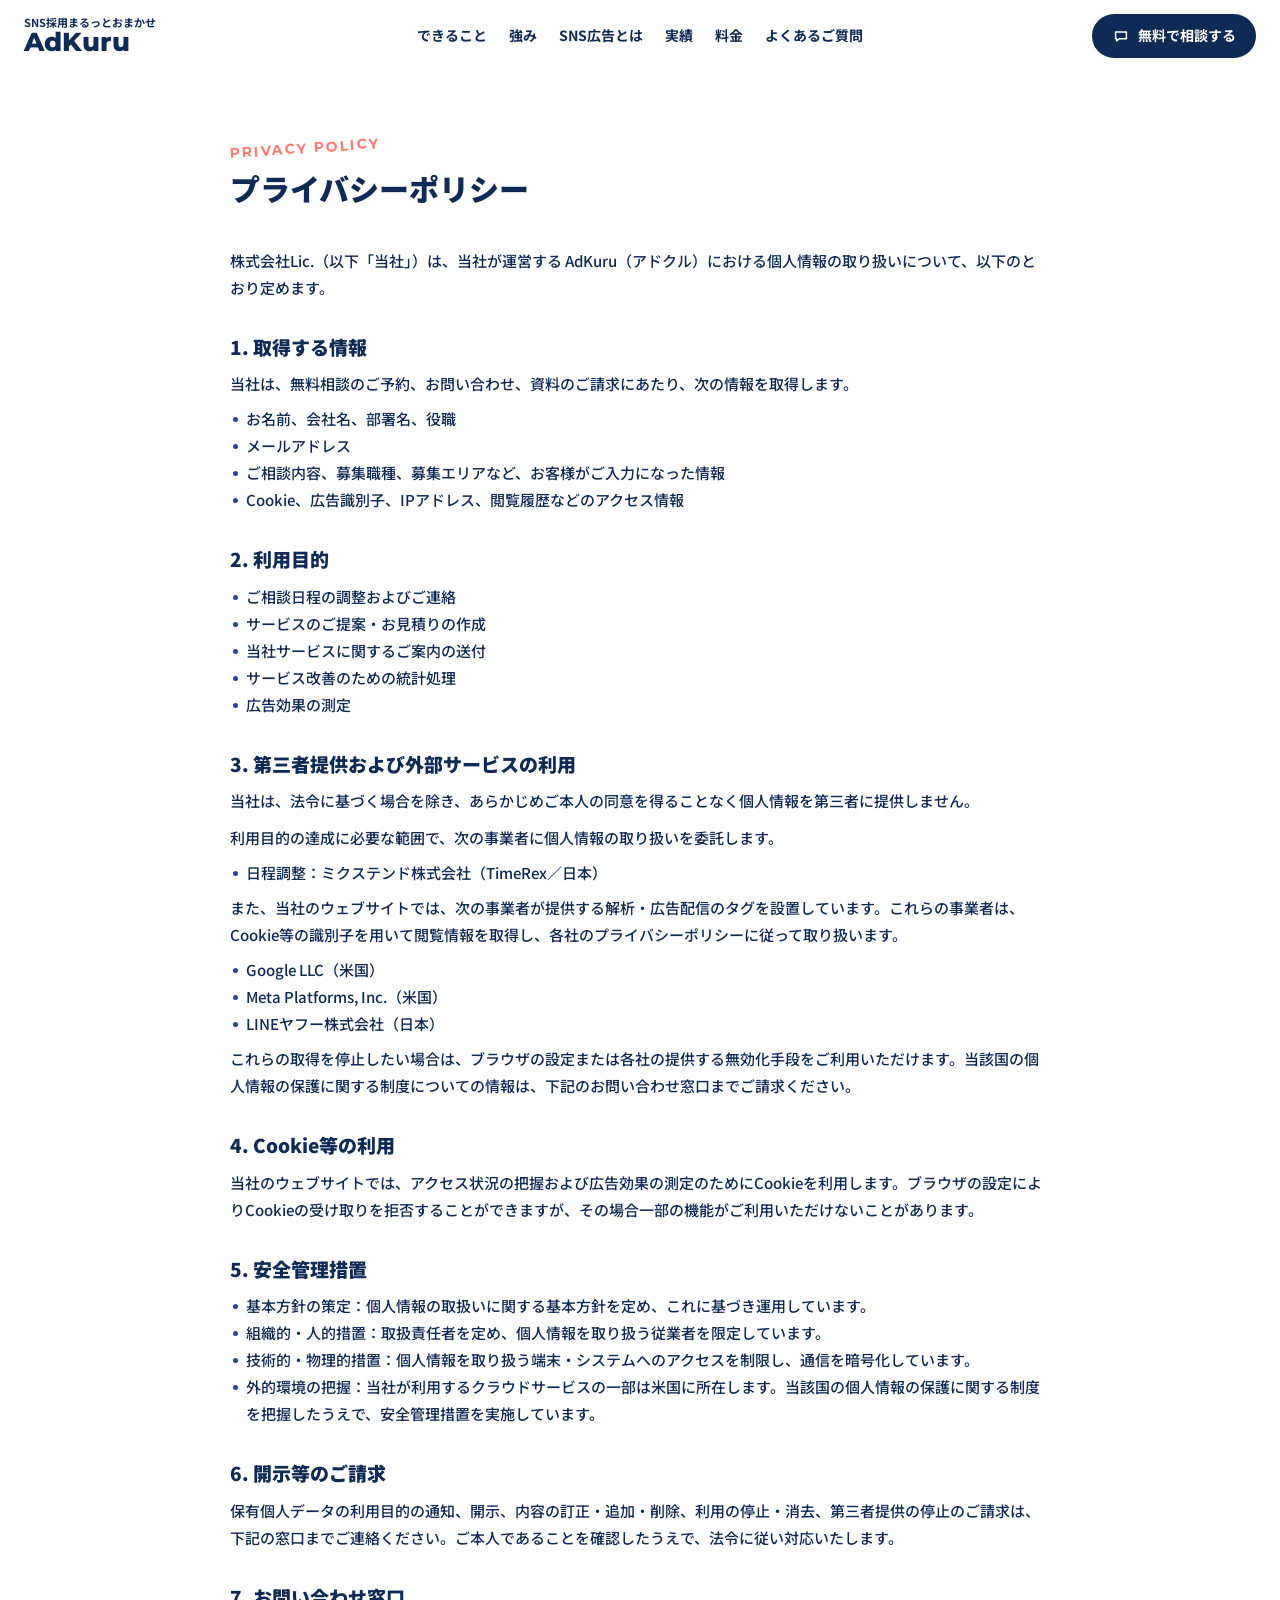
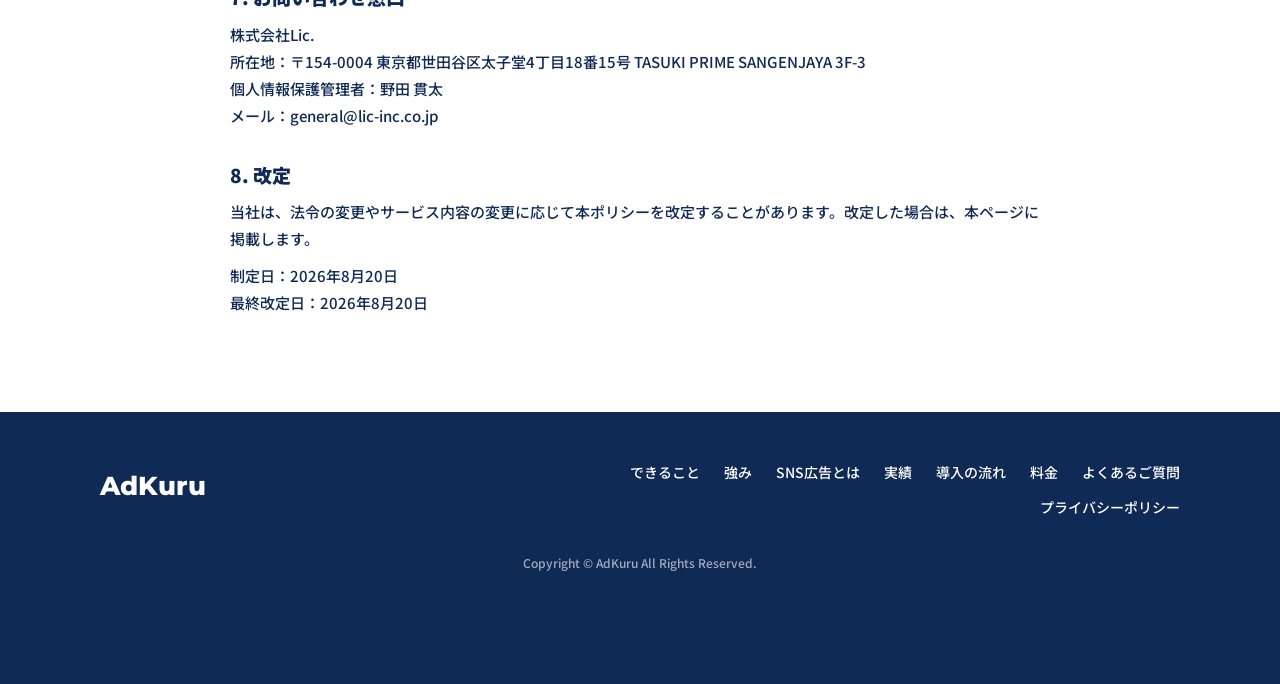
<file: privacy/index.html>
<!doctype html>
<html lang="ja">
<head>
<meta charset="utf-8">
<meta name="robots" content="index, follow, max-image-preview:large">
<meta name="viewport" content="width=device-width, initial-scale=1">
<link rel="icon" href="/favicon.svg" type="image/svg+xml">
<link rel="apple-touch-icon" href="/apple-touch-icon.png">
<title>プライバシーポリシー｜SNS採用・求人広告の運用代行 AdKuru（アドクル）</title>
<meta name="description" content="SNS採用・求人広告の運用代行サービスAdKuru（アドクル）のプライバシーポリシーです。お預かりする個人情報の取り扱いについて定めています。">
<link rel="canonical" href="https://recruit.adkuru.com/privacy/">
<link rel="preconnect" href="https://fonts.googleapis.com">
<link rel="preconnect" href="https://fonts.gstatic.com" crossorigin>
<link href="https://fonts.googleapis.com/css2?family=Montserrat:wght@600;700;800&family=Noto+Sans+JP:wght@400;500;700;900&family=Oswald:wght@500;600&display=swap" rel="stylesheet">
<link rel="stylesheet" href="../css/style.css?v=20261007f">
<!-- Google 広告（コンバージョンは js/main.js で予約完了時に送信） -->
<script async src="https://www.googletagmanager.com/gtag/js?id=AW-18397071452"></script>
<script>
  window.dataLayer = window.dataLayer || [];
  function gtag(){dataLayer.push(arguments);}
  gtag('js', new Date());
  gtag('config', 'AW-18397071452');
  window.ADKURU_CV = 'AW-18397071452/jHecCNe15OUcENyQtMRE';      // 予約_カレンダー開封（サブ）
  window.ADKURU_CV_DONE = 'AW-18397071452/tanjCK6k_-UcENyQtMRE'; // 予約_完了（TimeRex）（メイン）
</script>
</head>
<body>

<header class="header" id="header">
  <a href="../" class="logo"><small>SNS採用まるっとおまかせ</small><b>AdKuru</b></a>
  <nav class="gnav">
    <a href="../#service">できること</a>
    <a href="../#strength">強み</a>
    <a href="../#reason">SNS広告とは</a>
    <a href="../#case">実績</a>
    <a href="../#price">料金</a>
    <a href="../#faq">よくあるご質問</a>
  </nav>
  <a href="https://timerex.net/s/nodakanta_daa7_3fa1/e38dfce4" target="_blank" rel="noopener" data-book class="hbtn">
    <svg viewBox="0 0 20 20" fill="none" stroke="currentColor" stroke-width="1.6" stroke-linecap="round" stroke-linejoin="round"><path d="M4 5.5h12v7.5H8.5L5 15.5V13H4z"/></svg>無料で相談する
  </a>
</header>

<main>
<section class="page">
  <div class="container container--narrow">
    <p class="sec-head__en">Privacy Policy</p>
    <h1 class="page__title">プライバシーポリシー</h1>
    <div class="prose">
      <p>株式会社Lic.（以下「当社」）は、当社が運営する AdKuru（アドクル）における個人情報の取り扱いについて、以下のとおり定めます。</p>
      <h2>1. 取得する情報</h2>
      <p>当社は、無料相談のご予約、お問い合わせ、資料のご請求にあたり、次の情報を取得します。</p>
      <ul><li>お名前、会社名、部署名、役職</li><li>メールアドレス</li><li>ご相談内容、募集職種、募集エリアなど、お客様がご入力になった情報</li><li>Cookie、広告識別子、IPアドレス、閲覧履歴などのアクセス情報</li></ul>
      <h2>2. 利用目的</h2>
      <ul><li>ご相談日程の調整およびご連絡</li><li>サービスのご提案・お見積りの作成</li><li>当社サービスに関するご案内の送付</li><li>サービス改善のための統計処理</li><li>広告効果の測定</li></ul>
      <h2>3. 第三者提供および外部サービスの利用</h2>
      <p>当社は、法令に基づく場合を除き、あらかじめご本人の同意を得ることなく個人情報を第三者に提供しません。</p>
      <p>利用目的の達成に必要な範囲で、次の事業者に個人情報の取り扱いを委託します。</p>
      <ul><li>日程調整：ミクステンド株式会社（TimeRex／日本）</li></ul>
      <p>また、当社のウェブサイトでは、次の事業者が提供する解析・広告配信のタグを設置しています。これらの事業者は、Cookie等の識別子を用いて閲覧情報を取得し、各社のプライバシーポリシーに従って取り扱います。</p>
      <ul><li>Google LLC（米国）</li><li>Meta Platforms, Inc.（米国）</li><li>LINEヤフー株式会社（日本）</li></ul>
      <p>これらの取得を停止したい場合は、ブラウザの設定または各社の提供する無効化手段をご利用いただけます。当該国の個人情報の保護に関する制度についての情報は、下記のお問い合わせ窓口までご請求ください。</p>
      <h2>4. Cookie等の利用</h2>
      <p>当社のウェブサイトでは、アクセス状況の把握および広告効果の測定のためにCookieを利用します。ブラウザの設定によりCookieの受け取りを拒否することができますが、その場合一部の機能がご利用いただけないことがあります。</p>
      <h2>5. 安全管理措置</h2>
      <ul><li>基本方針の策定：個人情報の取扱いに関する基本方針を定め、これに基づき運用しています。</li><li>組織的・人的措置：取扱責任者を定め、個人情報を取り扱う従業者を限定しています。</li><li>技術的・物理的措置：個人情報を取り扱う端末・システムへのアクセスを制限し、通信を暗号化しています。</li><li>外的環境の把握：当社が利用するクラウドサービスの一部は米国に所在します。当該国の個人情報の保護に関する制度を把握したうえで、安全管理措置を実施しています。</li></ul>
      <h2>6. 開示等のご請求</h2>
      <p>保有個人データの利用目的の通知、開示、内容の訂正・追加・削除、利用の停止・消去、第三者提供の停止のご請求は、下記の窓口までご連絡ください。ご本人であることを確認したうえで、法令に従い対応いたします。</p>
      <h2>7. お問い合わせ窓口</h2>
      <p>株式会社Lic.<br>所在地：〒154-0004 東京都世田谷区太子堂4丁目18番15号 TASUKI PRIME SANGENJAYA 3F-3<br>個人情報保護管理者：野田 貫太<br>メール：general@lic-inc.co.jp</p>
      <h2>8. 改定</h2>
      <p>当社は、法令の変更やサービス内容の変更に応じて本ポリシーを改定することがあります。改定した場合は、本ページに掲載します。</p>
      <p>制定日：2026年8月20日<br>最終改定日：2026年8月20日</p>
  </div>
</section>
</main>

<footer class="footer">
  <div class="container footer__inner">
    <div>
      <a href="../" class="logo logo--w"><small>SNS採用まるっとおまかせ</small><b>AdKuru</b></a>
    </div>
    <nav class="footer__nav">
      <a href="../#service">できること</a><a href="../#strength">強み</a><a href="../#reason">SNS広告とは</a><a href="../#case">実績</a><a href="../#flow">導入の流れ</a><a href="../#price">料金</a><a href="../#faq">よくあるご質問</a>
      <a href="./">プライバシーポリシー</a>
    </nav>
  </div>
  <p class="footer__copy">Copyright &copy; AdKuru All Rights Reserved.</p>
</footer>

<a href="https://timerex.net/s/nodakanta_daa7_3fa1/e38dfce4" target="_blank" rel="noopener" data-book class="spbar">無料で相談する</a>


<!-- ============ 予約ポップアップ（TimeRex） ============ -->
<dialog class="modal" id="bookmodal" aria-labelledby="bookmodal-ttl">
  <div class="modal__hd">
    <h2 id="bookmodal-ttl">ご希望の日時を選択してください</h2>
    <span>オンライン／無料</span>
    <button class="modal__x" type="button" id="modalclose" aria-label="閉じる">
      <svg viewBox="0 0 24 24" fill="none" stroke="currentColor" stroke-width="2.4" aria-hidden="true"><path d="M6 6l12 12M18 6 6 18"/></svg>
    </button>
  </div>
  <div class="modal__bd">
    <ul class="modal__pre"><li>費用0円</li><li>オンライン</li><li>資料の準備は不要です</li></ul>
    <div id="timerex_calendar" data-url="https://timerex.net/s/nodakanta_daa7_3fa1/e38dfce4"></div>
    <div class="modal__fb" id="book-fallback">
      <p>カレンダーが読み込めない場合は、下のボタンから予約ページをお開きください。</p>
      <a class="fbtn" href="https://timerex.net/s/nodakanta_daa7_3fa1/e38dfce4" target="_blank" rel="noopener">予約ページを開く</a>
    </div>
  </div>
</dialog>
<script src="https://asset.timerex.net/js/embed.js" defer></script>
<script src="../js/main.js?v=20261007e"></script>
</body>
</html>
</file>
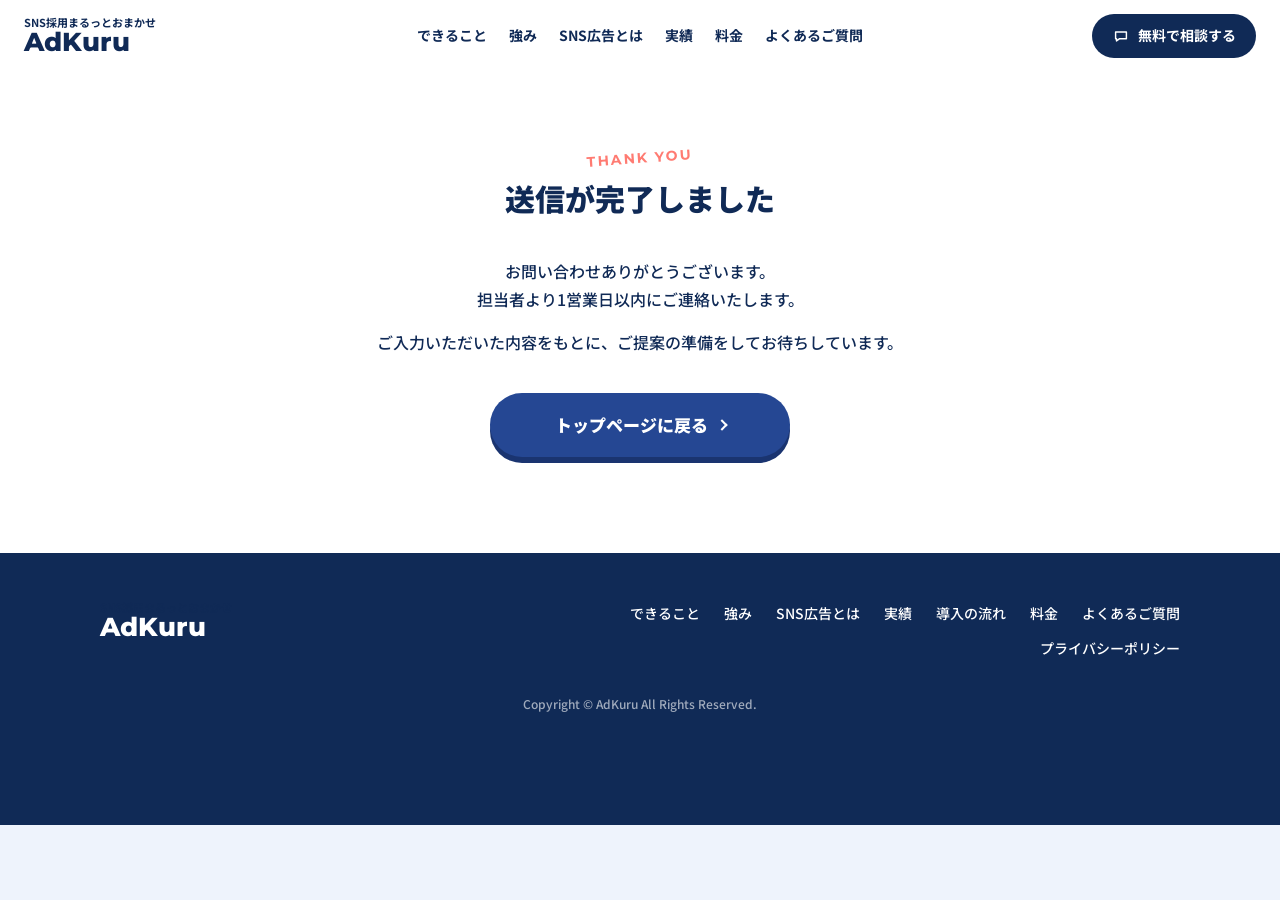
<file: thanks/index.html>
<!doctype html>
<html lang="ja">
<head>
<meta charset="utf-8">
<meta name="robots" content="noindex, nofollow">
<meta name="viewport" content="width=device-width, initial-scale=1">
<link rel="icon" href="/favicon.svg" type="image/svg+xml">
<link rel="apple-touch-icon" href="/apple-touch-icon.png">
<title>送信完了｜SNS採用・求人広告の運用代行 AdKuru（アドクル）</title>
<link rel="preconnect" href="https://fonts.googleapis.com">
<link rel="preconnect" href="https://fonts.gstatic.com" crossorigin>
<link href="https://fonts.googleapis.com/css2?family=Montserrat:wght@600;700;800&family=Noto+Sans+JP:wght@400;500;700;900&family=Oswald:wght@500;600&display=swap" rel="stylesheet">
<link rel="stylesheet" href="../css/style.css?v=20261007f">
<!-- Google 広告（コンバージョンは js/main.js で予約完了時に送信） -->
<script async src="https://www.googletagmanager.com/gtag/js?id=AW-18397071452"></script>
<script>
  window.dataLayer = window.dataLayer || [];
  function gtag(){dataLayer.push(arguments);}
  gtag('js', new Date());
  gtag('config', 'AW-18397071452');
  window.ADKURU_CV = 'AW-18397071452/jHecCNe15OUcENyQtMRE';      // 予約_カレンダー開封（サブ）
  window.ADKURU_CV_DONE = 'AW-18397071452/tanjCK6k_-UcENyQtMRE'; // 予約_完了（TimeRex）（メイン）
</script>
</head>
<body>

<header class="header" id="header">
  <a href="../" class="logo"><small>SNS採用まるっとおまかせ</small><b>AdKuru</b></a>
  <nav class="gnav">
    <a href="../#service">できること</a>
    <a href="../#strength">強み</a>
    <a href="../#reason">SNS広告とは</a>
    <a href="../#case">実績</a>
    <a href="../#price">料金</a>
    <a href="../#faq">よくあるご質問</a>
  </nav>
  <a href="https://timerex.net/s/nodakanta_daa7_3fa1/e38dfce4" target="_blank" rel="noopener" data-book class="hbtn">
    <svg viewBox="0 0 20 20" fill="none" stroke="currentColor" stroke-width="1.6" stroke-linecap="round" stroke-linejoin="round"><path d="M4 5.5h12v7.5H8.5L5 15.5V13H4z"/></svg>無料で相談する
  </a>
</header>

<main>
<section class="page thanks">
  <div class="container container--narrow">
    <p class="sec-head__en">Thank you</p>
    <h1 class="page__title">送信が完了しました</h1>
    <p>お問い合わせありがとうございます。<br>担当者より1営業日以内にご連絡いたします。</p>
    <p>ご入力いただいた内容をもとに、ご提案の準備をしてお待ちしています。</p>
    <a href="../" class="pbtn">トップページに戻る</a>
  </div>
</section>
</main>

<footer class="footer">
  <div class="container footer__inner">
    <div>
      <a href="../" class="logo logo--w"><small>SNS採用まるっとおまかせ</small><b>AdKuru</b></a>
    </div>
    <nav class="footer__nav">
      <a href="../#service">できること</a><a href="../#strength">強み</a><a href="../#reason">SNS広告とは</a><a href="../#case">実績</a><a href="../#flow">導入の流れ</a><a href="../#price">料金</a><a href="../#faq">よくあるご質問</a>
      <a href="../privacy/">プライバシーポリシー</a>
    </nav>
  </div>
  <p class="footer__copy">Copyright &copy; AdKuru All Rights Reserved.</p>
</footer>

<a href="https://timerex.net/s/nodakanta_daa7_3fa1/e38dfce4" target="_blank" rel="noopener" data-book class="spbar">無料で相談する</a>


<!-- ============ 予約ポップアップ（TimeRex） ============ -->
<dialog class="modal" id="bookmodal" aria-labelledby="bookmodal-ttl">
  <div class="modal__hd">
    <h2 id="bookmodal-ttl">ご希望の日時を選択してください</h2>
    <span>オンライン／無料</span>
    <button class="modal__x" type="button" id="modalclose" aria-label="閉じる">
      <svg viewBox="0 0 24 24" fill="none" stroke="currentColor" stroke-width="2.4" aria-hidden="true"><path d="M6 6l12 12M18 6 6 18"/></svg>
    </button>
  </div>
  <div class="modal__bd">
    <ul class="modal__pre"><li>費用0円</li><li>オンライン</li><li>資料の準備は不要です</li></ul>
    <div id="timerex_calendar" data-url="https://timerex.net/s/nodakanta_daa7_3fa1/e38dfce4"></div>
    <div class="modal__fb" id="book-fallback">
      <p>カレンダーが読み込めない場合は、下のボタンから予約ページをお開きください。</p>
      <a class="fbtn" href="https://timerex.net/s/nodakanta_daa7_3fa1/e38dfce4" target="_blank" rel="noopener">予約ページを開く</a>
    </div>
  </div>
</dialog>
<script src="https://asset.timerex.net/js/embed.js" defer></script>
<script src="../js/main.js?v=20261105a"></script>
</body>
</html>
</file>
<file: css/style.css>
/* ==========================================================
   AdKuru サービスサイト
   コンセプト … まるごと人事（お悩み → 解決／まるっと任せられる）
   文章・かわいさ … ibma（丸い太字、1語だけ大きく、紙吹雪、コーラルの面）
   ベースの色 … 【AdKuru採用】サービス紹介資料の紺
   ========================================================== */

:root {
  --navy: #254793;
  --navy-deep: #1a3470;
  --ink: #102a56;
  --text-sub: #3c4a66;
  --mute: #747578;
  --line: #d9dee8;
  --pale: #e8ebf3;
  --bg: #eef3fc;
  --bg-soft: #f5f8ff;
  --grid: linear-gradient(rgba(37, 71, 147, .06) 1px, transparent 1px), linear-gradient(90deg, rgba(37, 71, 147, .06) 1px, transparent 1px);
  --white: #fff;

  --coral: #ff7b72;
  --coral-deep: #e5544b;
  --coral-pale: #ffe4e1;
  --yellow: #f7ce0f;
  --yellow-pale: #fff6cf;
  --mint: #3fb795;
  --sky: #5b9bea;
  --pink: #f2868f;

  --radius: 20px;
  --container: 1080px;
  --shadow: 0 10px 30px rgba(16, 42, 86, .08);

  --ff-ja: "Noto Sans JP", "Hiragino Kaku Gothic ProN", sans-serif;
  --ff-round: "Noto Sans JP", "Hiragino Kaku Gothic ProN", sans-serif;
  --ff-en: "Montserrat", "Noto Sans JP", sans-serif;
  --ff-num: "Oswald", "Montserrat", sans-serif;
}

/* ---------- 基本 ---------- */
*, *::before, *::after { box-sizing: border-box; }
html { scroll-behavior: smooth; scroll-padding-top: 80px; }
body {
  margin: 0; font-family: var(--ff-ja); font-size: 16px; font-weight: 500; line-height: 1.8;
  color: var(--ink); background: var(--bg); -webkit-font-smoothing: antialiased; overflow-x: hidden;
}
img, svg { display: block; max-width: 100%; }
a { color: inherit; text-decoration: none; }
p { margin: 0; }
h1, h2, h3 { margin: 0; font-family: var(--ff-round); font-weight: 900; line-height: 1.45; }
ul, ol { margin: 0; padding: 0; list-style: none; }
button { font: inherit; color: inherit; cursor: pointer; }
.container { width: min(var(--container), calc(100% - 48px)); margin: 0 auto; }
.container--narrow { --container: 820px; }
.center { margin-top: 36px; text-align: center; }
.sp { display: none; }
.note { margin-top: 14px; font-size: 12px; line-height: 1.7; color: var(--mute); }
.note--c { text-align: center; }

/* ---------- セクションの土台 ---------- */
.sec { position: relative; padding: 100px 0; background-color: var(--bg); background-image: var(--grid); background-size: 24px 24px; }
.sec--white { background: var(--bg-soft); }
.sec-head { margin-bottom: 52px; text-align: center; }
.sec-head__en {
  display: inline-block; transform: rotate(-4deg);
  font-family: var(--ff-en); font-size: 14px; font-weight: 700; letter-spacing: .14em; text-transform: uppercase; color: var(--coral);
}
.sec-head__ttl { margin-top: 6px; font-size: 34px; }
.sec-head__lead { margin-top: 20px; font-size: 16px; color: var(--text-sub); }
.hl { color: var(--navy); }
/* 1語だけ大きく（ibmaの「共感」） */
.big { position: relative; display: inline-block; margin: 0 .05em; font-size: 1.3em; line-height: 1; color: var(--coral); }


/* ---------- ボタン ---------- */
.pbtn {
  display: inline-flex; align-items: center; justify-content: center; gap: 10px;
  min-width: 300px; height: 64px; padding: 0 36px; border-radius: 999px;
  background: var(--navy); color: var(--white); font-size: 17px; font-weight: 900;
  box-shadow: 0 6px 0 var(--navy-deep); transition: transform .15s, box-shadow .15s;
}
.pbtn::after { content: ""; width: 8px; height: 8px; border-top: 2px solid currentColor; border-right: 2px solid currentColor; transform: rotate(45deg); }
.pbtn:hover { transform: translateY(3px); box-shadow: 0 3px 0 var(--navy-deep); }
.fbtn {
  position: relative; display: block; width: 100%; height: 56px; border: 0; border-radius: 999px;
  background: var(--coral); color: var(--white); font-size: 17px; font-weight: 900;
  box-shadow: 0 5px 0 var(--coral-deep); transition: transform .15s, box-shadow .15s;
}
.fbtn:hover { transform: translateY(3px); box-shadow: 0 2px 0 var(--coral-deep); }
.fbtn__time { position: absolute; right: 16px; top: 50%; transform: translateY(-50%); padding: 1px 8px; border-radius: 999px; background: rgba(255, 255, 255, .25); font-size: 11px; }

/* ---------- ヘッダー ---------- */
.header {
  position: fixed; inset: 0 0 auto; z-index: 50; display: flex; align-items: center; gap: 28px;
  height: 72px; padding: 0 24px; background: rgba(255, 255, 255, .95); backdrop-filter: blur(8px); transition: box-shadow .2s;
}
.header.is-scrolled { box-shadow: 0 4px 20px rgba(16, 42, 86, .08); }
.logo { display: flex; flex-direction: column; line-height: 1.1; }
.logo small { font-size: 11px; font-weight: 700; color: var(--navy); }
.logo b { font-family: var(--ff-en); font-size: 26px; font-weight: 800; }
.gnav { display: flex; gap: 22px; margin-left: auto; font-size: 14px; font-weight: 700; }
.gnav a:hover { color: var(--coral); }
.hbtn {
  display: inline-flex; align-items: center; gap: 8px; height: 44px; padding: 0 20px; border-radius: 999px;
  background: var(--ink); color: var(--white); font-size: 14px; font-weight: 700; white-space: nowrap;
}
.hbtn svg { width: 18px; }
.hbtn:hover { background: var(--navy); }

/* ---------- 01 FV ---------- */
.fv {
  position: relative; overflow: hidden; padding: 124px 0 76px;
  background-color: var(--bg);
  background-image: var(--grid);
  background-size: 24px 24px;
}
.fv__inner { position: relative; display: grid; grid-template-columns: 1fr 380px; gap: 48px; align-items: center; }
.fv__label { display: inline-block; padding: 4px 14px; border-radius: 4px; background: var(--navy); color: var(--white); font-size: 14px; font-weight: 700; }
.fv__title { margin: 18px 0 14px; font-size: 46px; line-height: 1.35; }
.mark { color: var(--navy); background: linear-gradient(transparent 68%, rgba(247, 206, 15, .55) 68%); }
.fv__mood { display: inline-block; margin-bottom: 12px; padding: 4px 16px; border-radius: 999px; background: var(--yellow-pale); color: #6b5300; font-family: var(--ff-round); font-size: 15px; font-weight: 700; }
.fv__lead { font-size: 17px; font-weight: 700; }
.fv__lead strong { color: var(--navy); font-weight: 900; }

.badges { display: flex; gap: 16px; margin-top: 26px; }
.badge { position: relative; width: 150px; height: 112px; display: flex; flex-direction: column; align-items: center; justify-content: center; text-align: center; }
.badge::before, .badge::after {
  content: ""; position: absolute; top: 10px; width: 30px; height: 90px;
  background: url("data:image/svg+xml,%3Csvg xmlns='http://www.w3.org/2000/svg' viewBox='0 0 30 90'%3E%3Cg fill='%23c9a54a'%3E%3Cpath d='M24 88C10 76 4 56 8 30' fill='none' stroke='%23c9a54a' stroke-width='2'/%3E%3Cellipse cx='6' cy='30' rx='4' ry='9' transform='rotate(-15 6 30)'/%3E%3Cellipse cx='4' cy='46' rx='4' ry='9' transform='rotate(-30 4 46)'/%3E%3Cellipse cx='7' cy='62' rx='4' ry='9' transform='rotate(-45 7 62)'/%3E%3Cellipse cx='14' cy='76' rx='4' ry='9' transform='rotate(-60 14 76)'/%3E%3Cellipse cx='16' cy='38' rx='3.5' ry='8' transform='rotate(25 16 38)'/%3E%3Cellipse cx='17' cy='54' rx='3.5' ry='8' transform='rotate(15 17 54)'/%3E%3Cellipse cx='21' cy='69' rx='3.5' ry='8' transform='rotate(5 21 69)'/%3E%3C/g%3E%3C/svg%3E") no-repeat center / contain;
}
.badge::before { left: 0; }
.badge::after { right: 0; transform: scaleX(-1); }
.badge__sm { font-size: 12px; font-weight: 700; line-height: 1.3; }
.badge__num { font-family: var(--ff-num); font-size: 38px; font-weight: 600; line-height: 1.1; color: var(--navy); }
.badge__num small { font-family: var(--ff-ja); font-size: 14px; font-weight: 900; }

.media { display: flex; align-items: center; gap: 16px; margin-top: 24px; padding: 14px 20px; border-radius: 12px; background: var(--white); box-shadow: var(--shadow); }
.media__ttl { flex: none; font-size: 13px; font-weight: 900; color: var(--coral); }
.media__list { display: flex; flex-wrap: wrap; gap: 6px 18px; font-family: var(--ff-en); font-size: 14px; font-weight: 700; }

/* ---------- フォーム ---------- */
.lead-form { padding: 26px 24px 22px; border-radius: var(--radius); background: var(--white); box-shadow: 0 16px 48px rgba(16, 42, 86, .14); }
.lead-form__ttl { text-align: center; font-family: var(--ff-round); font-size: 16px; font-weight: 900; line-height: 1.5; }
.lead-form__ttl span { display: block; font-size: 22px; color: var(--navy); }
.lead-form__sub { margin-top: 6px; text-align: center; font-size: 12px; line-height: 1.6; color: var(--mute); }
.steps { display: grid; grid-template-columns: 1fr 1fr; gap: 6px; margin: 16px 0 14px; }
.steps li { padding: 6px 0; border-radius: 8px; background: var(--pale); text-align: center; font-size: 12px; font-weight: 700; color: var(--mute); }
.steps li.is-on { background: var(--navy); color: var(--white); }
.field { display: block; margin: 0 0 14px; padding: 0; border: 0; min-width: 0; }
.field legend, .field__lbl { display: block; margin-bottom: 6px; padding: 0; font-size: 13px; font-weight: 700; }
.field em, .field i { margin-left: 6px; padding: 1px 6px; border-radius: 3px; font-size: 10px; font-style: normal; vertical-align: 1px; }
.field em { background: var(--coral); color: var(--white); }
.field i { background: var(--pale); color: var(--mute); }
.field input, .field textarea { width: 100%; padding: 11px 12px; border: 1.5px solid var(--line); border-radius: 10px; background: #fafbfd; font: inherit; font-size: 15px; color: var(--ink); }
.field input:focus, .field textarea:focus { outline: none; border-color: var(--navy); background: var(--white); }
.is-err { border-color: var(--coral) !important; box-shadow: 0 0 0 2px rgba(255, 123, 114, .25); border-radius: 10px; }
.chips { display: grid; grid-template-columns: repeat(2, 1fr); gap: 6px; }
.chips--3 { grid-template-columns: repeat(3, 1fr); }
.chips button { padding: 8px 4px; border: 1.5px solid var(--line); border-radius: 10px; background: var(--white); font-size: 13px; font-weight: 700; line-height: 1.3; transition: all .15s; }
.chips button:hover { border-color: var(--navy); }
.chips button.is-on { border-color: var(--navy); background: var(--navy); color: var(--white); }
.agree { display: flex; align-items: center; gap: 8px; margin: 4px 0 14px; font-size: 13px; }
.agree a { color: var(--navy); text-decoration: underline; }
.agree input { width: 18px; height: 18px; accent-color: var(--navy); }
.lead-form__back { display: block; margin: 12px auto 0; border: 0; background: none; font-size: 13px; color: var(--mute); text-decoration: underline; }
.lead-form__err { margin-bottom: 10px; text-align: center; font-size: 13px; font-weight: 700; color: var(--coral-deep); }
.lead-form__note { margin-top: 12px; text-align: center; font-size: 11px; line-height: 1.6; color: var(--mute); }
.lead-form--wide { padding: 32px 40px 28px; }
.lead-form--wide .chips { grid-template-columns: repeat(4, 1fr); }
.lead-form--wide .chips--3 { grid-template-columns: repeat(3, 1fr); }
.lead-form--wide .fbtn { max-width: 420px; margin: 0 auto; }
.grid2 { display: grid; grid-template-columns: 1fr 1fr; gap: 0 16px; }

/* ---------- 02 できること ---------- */
#service { overflow: hidden; }
.can { display: grid; grid-template-columns: repeat(3, 1fr); gap: 18px; }
.can__item { display: flex; flex-direction: column; gap: 6px; padding: 26px 24px 22px; border-radius: 22px; background: var(--white); border-top: 6px solid var(--c); box-shadow: var(--shadow); }
.can__no { display: grid; place-items: center; width: 40px; height: 40px; margin-bottom: 6px; border-radius: 50%; background: var(--c); color: var(--white); font-family: var(--ff-en); font-size: 14px; font-weight: 800; }
.can__item b { font-family: var(--ff-round); font-size: 19px; font-weight: 900; line-height: 1.4; }
.can__item > span:last-child { font-size: 14px; line-height: 1.6; color: var(--text-sub); }
.can__note { margin-top: 18px; text-align: center; font-size: 13px; color: var(--mute); }

/* ---------- 03 お悩み → 解決 ---------- */
.worry { padding: 100px 0; background: linear-gradient(160deg, #4f84e0, var(--navy)); }
.sec-head--on-color .sec-head__en,
.sec-head--on-color .sec-head__ttl,
.sec-head--on-color .sec-head__lead { color: var(--white); }
.sec-head--on-color .sec-head__lead { font-weight: 700; }
.sec-head--on-color .big { color: var(--yellow); }
.worry__list { display: grid; grid-template-columns: repeat(3, 1fr); grid-template-rows: auto auto auto; column-gap: 24px; max-width: 1000px; margin: 0 auto; }
.worry__item { display: grid; grid-row: span 3; grid-template-rows: subgrid; }
.worry__card {
  position: relative; display: flex; flex-direction: column; align-items: center;
  padding: 28px 24px 26px; border-radius: 24px; background: var(--white); text-align: center;
  box-shadow: 0 10px 0 rgba(0, 0, 0, .06);
}
.worry__img { width: 100%; max-width: 240px; }
.worry__img img { width: 100%; height: 170px; object-fit: contain; }
.worry__ttl { margin-top: 16px; font-size: 20px; color: var(--ink); }
.worry__txt { margin-top: 10px; text-align: left; font-size: 14px; line-height: 1.75; color: var(--text-sub); }
.worry__arrow { justify-self: center; width: 0; height: 0; margin: 14px 0 12px; border-left: 14px solid transparent; border-right: 14px solid transparent; border-top: 16px solid var(--white); }
.worry__answer { position: relative; padding: 18px 18px 16px; border-radius: 18px; background: var(--yellow-pale); border: 3px solid var(--yellow); font-size: 15px; line-height: 1.7; }
.worry__answer b { color: var(--coral-deep); }
.worry__tag { display: block; width: fit-content; margin-bottom: 6px; padding: 1px 12px; border-radius: 999px; background: var(--coral); color: var(--white); font-family: var(--ff-round); font-size: 13px; font-weight: 900; }
.worry__banner {
  max-width: 760px; margin: 44px auto 0; padding: 18px 24px; border-radius: 999px; background: var(--yellow);
  text-align: center; font-family: var(--ff-round); font-size: 28px; font-weight: 900; color: var(--ink); box-shadow: 0 8px 0 rgba(0, 0, 0, .08);
}
.worry__banner small { font-size: .75em; }

/* ---------- 04 CTA ---------- */
.cta-band { position: relative; overflow: hidden; padding: 76px 0; background-color: #dde8fb; background-image: var(--grid); background-size: 24px 24px; }
.cta-band .container { position: relative; }
.cta-band__ttl { text-align: center; font-size: 28px; }
.cta-band__ttl::before { content: "\\"; margin-right: 14px; color: var(--coral); font-weight: 500; }
.cta-band__ttl::after { content: "/"; margin-left: 14px; color: var(--coral); font-weight: 500; }
.cta-card__img { width: 220px; height: auto; }
.cta-card { display: flex; flex-direction: column; align-items: center; gap: 22px; max-width: 560px; margin: 30px auto 0; padding: 30px 28px; border-radius: var(--radius); background: var(--white); box-shadow: var(--shadow); }
.cta-card .pbtn { width: 100%; min-width: 0; }
.checks li { position: relative; padding-left: 28px; font-size: 15px; font-weight: 700; line-height: 1.6; }
.checks li + li { margin-top: 8px; }
.checks li::before { content: ""; position: absolute; left: 0; top: 3px; width: 18px; height: 18px; border-radius: 50%; background: var(--coral); }
.checks li::after { content: ""; position: absolute; left: 5px; top: 7px; width: 8px; height: 5px; border-left: 2px solid var(--white); border-bottom: 2px solid var(--white); transform: rotate(-45deg); }

/* ---------- 05 強み ---------- */
.chev { display: grid; grid-template-columns: repeat(4, 1fr); max-width: 860px; margin: 0 auto 64px; }
.chev li {
  display: flex; align-items: center; justify-content: center; height: 54px; margin-left: -6px;
  color: var(--white); font-family: var(--ff-round); font-size: 16px; font-weight: 900;
  clip-path: polygon(0 0, calc(100% - 18px) 0, 100% 50%, calc(100% - 18px) 100%, 0 100%, 18px 50%);
}
.chev li:nth-child(1) { margin-left: 0; background: var(--navy); clip-path: polygon(0 0, calc(100% - 18px) 0, 100% 50%, calc(100% - 18px) 100%, 0 100%); }
.chev li:nth-child(2) { background: var(--coral); }
.chev li:nth-child(3) { background: #e0b400; }
.chev li:nth-child(4) { background: var(--mint); }
.point { display: grid; grid-template-columns: 1fr 1fr; gap: 56px; align-items: center; }
.point + .point { margin-top: 84px; }
.point--rev .point__visual { order: 2; }
.point__num { font-family: var(--ff-num); font-size: 72px; font-weight: 500; line-height: 1; color: var(--c); }
.point__ttl { position: relative; margin: 10px 0 18px; padding-bottom: 16px; border-bottom: 1px solid var(--line); font-size: 26px; }
.point__ttl::after { content: ""; position: absolute; left: 0; bottom: -1px; width: 120px; height: 3px; border-radius: 2px; background: var(--c); }
.tags { display: flex; flex-wrap: wrap; gap: 8px; margin-top: 18px; }
.tags li { padding: 4px 12px; border-radius: 999px; background: var(--coral-pale); font-size: 13px; font-weight: 700; color: #c4473e; }
.list4 { display: grid; gap: 10px; margin-top: 18px; }
.list4 li { padding: 12px 16px; border-radius: 12px; background: var(--white); box-shadow: var(--shadow); font-size: 14px; line-height: 1.6; }
.list4 b { display: block; font-family: var(--ff-round); font-size: 15px; color: var(--navy); }

/* 画面イメージ（素材がないためCSSで描く） */
.mock { display: flex; align-items: center; justify-content: center; gap: 18px; min-height: 360px; padding: 32px; border-radius: 24px; background: linear-gradient(135deg, var(--pale), #dfe5f2); }
.mock__cap { margin-top: 10px; text-align: center; font-size: 12px; color: var(--mute); }
.mock__arrow { flex: none; width: 40px; color: var(--navy); }
.phone { width: 160px; padding: 8px; border-radius: 26px; background: var(--ink); box-shadow: 0 16px 32px rgba(16, 42, 86, .25); }
.phone--2 { transform: translateY(26px); }
.phone__scr { position: relative; display: flex; flex-direction: column; height: 290px; overflow: hidden; border-radius: 19px; background: var(--white); }
.ad { justify-content: flex-end; padding: 16px 14px; color: var(--white); }
.ad--a { background: linear-gradient(180deg, rgba(16, 42, 86, .1), rgba(16, 42, 86, .85)), linear-gradient(135deg, #7f98cf, #3a5aa3); }
.ad--b { background: linear-gradient(160deg, var(--yellow), #f6dd8e 55%, var(--white)); color: var(--ink); }
.ad__tag { position: absolute; top: 12px; left: 12px; padding: 2px 8px; border-radius: 4px; background: rgba(255, 255, 255, .9); color: var(--ink); font-size: 10px; font-weight: 700; }
.ad b { font-size: 19px; line-height: 1.35; }
.ad__cta { margin-top: 12px; padding: 7px 0; border-radius: 999px; background: var(--coral); color: var(--white); text-align: center; font-size: 11px; font-weight: 700; }
.lp { gap: 8px; padding-bottom: 14px; }
.lp__hero { padding: 34px 12px 26px; background: var(--navy); color: var(--white); text-align: center; font-size: 15px; font-weight: 900; line-height: 1.4; }
.lp__row { height: 9px; margin: 2px 14px 0; border-radius: 4px; background: var(--pale); }
.lp__row--s { width: 55%; }
.lp__btn { margin: auto 14px 0; padding: 8px 0; border-radius: 999px; background: #06c755; color: var(--white); text-align: center; font-size: 11px; font-weight: 700; }
.chat { gap: 8px; padding: 14px 10px; background: #8ca4c9; }
.chat span { max-width: 88%; padding: 7px 10px; border-radius: 12px; font-size: 10.5px; line-height: 1.5; }
.chat__in { align-self: flex-start; background: var(--white); }
.chat__out { align-self: flex-end; background: #a6e38f; }
.cal { width: 100%; max-width: 360px; padding: 20px; border-radius: 16px; background: var(--white); box-shadow: 0 16px 32px rgba(16, 42, 86, .18); }
.cal__head { padding-bottom: 10px; border-bottom: 1px solid var(--line); font-size: 15px; font-weight: 900; }
.cal__list li { display: flex; align-items: center; justify-content: space-between; padding: 14px 0; border-bottom: 1px solid var(--pale); font-size: 14px; font-weight: 700; }
.cal__st { padding: 2px 12px; border-radius: 999px; background: var(--navy); color: var(--white); font-size: 12px; }
.cal__st--sub { background: var(--pale); color: var(--navy); }

/* ---------- 06 SNS広告とは（比較表） ---------- */
.table-wrap { overflow-x: auto; }
.ctable, .otable { width: 100%; border-collapse: separate; border-spacing: 0; background: var(--white); border-radius: var(--radius); overflow: hidden; box-shadow: var(--shadow); }
.ctable { max-width: 940px; margin: 0 auto; }
.otable { min-width: 760px; }
.ctable th, .ctable td, .otable th, .otable td { padding: 18px 14px; border-bottom: 1px solid var(--pale); text-align: center; font-size: 15px; line-height: 1.55; }
.ctable thead th, .otable thead th { background: var(--mute); color: var(--white); font-family: var(--ff-round); font-weight: 900; }
.ctable thead th:first-child, .otable thead th:first-child { background: var(--white); }
.ctable tbody th, .otable tbody th { width: 150px; background: var(--navy); color: var(--white); font-family: var(--ff-round); font-weight: 900; }
.ctable td, .otable td { color: #555a63; }
.ctable .is-main, .otable .is-main { background: var(--coral-pale); color: var(--coral-deep); font-weight: 900; }
.ctable thead .is-main, .otable thead .is-main { background: var(--coral); color: var(--white); font-size: 18px; }
.otable small { display: block; font-size: 12px; color: var(--mute); }
.otable .is-main small { color: var(--coral-deep); }
.scroll-hint { display: none; }
.reason__img { display: block; width: 300px; height: auto; margin: -12px auto 32px; }

/* ---------- 07 実績 ---------- */
.case { max-width: 960px; margin: 0 auto; }
.case__no { text-align: center; font-family: var(--ff-en); font-size: 13px; font-weight: 800; letter-spacing: .1em; color: var(--coral); }
.case__ttl { display: flex; align-items: center; gap: 18px; margin: 4px 0 28px; text-align: center; font-size: 22px; }
.case__ttl::before, .case__ttl::after { content: ""; flex: 1; height: 1px; background: var(--ink); opacity: .3; }
.case__body { display: grid; grid-template-columns: 1.25fr 1fr; gap: 36px; align-items: center; }
.case__nums { display: flex; align-items: center; gap: 14px; }
.case__before { flex: none; padding: 16px 18px; border-radius: 14px; background: #eef0f4; text-align: center; color: #555a63; }
.case__arrow { flex: none; width: 40px; color: var(--coral); }
.case__after { flex: 1; display: grid; gap: 10px; }
.case__after > div { padding: 12px 18px; border: 3px solid var(--coral); border-radius: 16px; background: var(--white); text-align: center; }
.case__k { font-size: 13px; font-weight: 700; }
.case__v { font-size: 16px; font-weight: 900; line-height: 1.2; }
.case__v b { margin: 0 2px; font-family: var(--ff-num); font-size: 52px; font-weight: 500; }
.case__after .case__v { color: var(--coral-deep); }
.case__s { font-size: 12px; }
.case__meta div { display: flex; align-items: baseline; gap: 12px; padding: 10px 0; border-bottom: 1px solid var(--pale); }
.case__meta dt { flex: none; width: 104px; padding: 2px 0; border-radius: 6px; background: var(--pale); text-align: center; font-size: 13px; font-weight: 700; }
.case__meta dd { margin: 0; font-size: 15px; font-weight: 700; }
.report { margin-top: 72px; padding: 36px; border-radius: 24px; background: #e3ecfa; }
.report__ttl { margin-bottom: 24px; text-align: center; font-size: 22px; }
.report__list { display: grid; grid-template-columns: repeat(3, 1fr); gap: 18px; }
.report__list li { padding: 22px; border-radius: var(--radius); background: var(--white); text-align: center; }
.report__list svg { width: 40px; margin: 0 auto 10px; color: var(--coral); }
.report__list b { display: block; margin-bottom: 6px; font-family: var(--ff-round); font-size: 16px; }
.report__list span { font-size: 14px; line-height: 1.6; color: var(--text-sub); }

/* ---------- 08 流れ ---------- */
.flow { display: grid; grid-template-columns: repeat(5, 1fr); gap: 14px; }
.flow li { position: relative; display: flex; flex-direction: column; align-items: center; padding: 24px 16px 18px; border-radius: var(--radius); background: var(--white); box-shadow: var(--shadow); text-align: center; }
.flow li + li::before { content: ""; position: absolute; left: -13px; top: 50%; width: 12px; height: 16px; transform: translateY(-50%); background: var(--coral); clip-path: polygon(0 0, 100% 50%, 0 100%); }
.flow__no { font-family: var(--ff-num); font-size: 30px; line-height: 1; color: var(--coral); }
.flow b { margin: 10px 0 6px; font-family: var(--ff-round); font-size: 17px; }
.flow p { flex: 1; font-size: 13px; line-height: 1.6; }
.flow__day { margin-top: 12px; padding: 2px 12px; border-radius: 999px; background: var(--yellow-pale); color: #6b5300; font-size: 12px; font-weight: 700; }
.flow__free { margin-top: 28px; text-align: center; font-family: var(--ff-round); font-size: 18px; font-weight: 900; }

/* ---------- 09 料金 ---------- */
.offer { display: flex; align-items: center; justify-content: space-between; gap: 24px; margin-bottom: 30px; padding: 22px 32px; border-radius: var(--radius); background: var(--navy); color: var(--white); }
.offer__sm { display: inline-block; padding: 0 10px; border-radius: 4px; background: var(--coral); font-size: 13px; font-weight: 900; }
.offer__ttl { margin-top: 6px; font-family: var(--ff-round); font-size: 24px; font-weight: 900; }
.offer__ttl b { color: var(--yellow); }
.offer__slots { display: flex; align-items: center; gap: 18px; }
.slots { display: flex; gap: 8px; }
.slots li { display: grid; place-items: center; width: 44px; height: 44px; border: 2px solid var(--white); border-radius: 50%; font-size: 15px; font-weight: 900; }
.slots li.is-taken { background: var(--white); color: var(--navy); }
.offer__left { text-align: center; font-size: 18px; font-weight: 900; line-height: 1.2; }
.offer__left b { display: block; font-family: var(--ff-num); font-size: 34px; font-weight: 500; color: var(--yellow); }
.plans { display: grid; grid-template-columns: repeat(3, 1fr); gap: 20px; align-items: start; }
.plan { position: relative; padding: 30px 24px 22px; border: 2px solid var(--pale); border-radius: var(--radius); background: var(--white); box-shadow: var(--shadow); text-align: center; }
.plan--main { border-color: var(--navy); background: var(--navy); color: var(--white); transform: translateY(-10px); }
.plan__rec { position: absolute; top: -15px; left: 50%; transform: translateX(-50%); padding: 3px 18px; border-radius: 999px; background: var(--coral); color: var(--white); font-size: 13px; font-weight: 900; }
.plan__en { font-family: var(--ff-en); font-size: 14px; font-weight: 800; letter-spacing: .08em; color: var(--coral); }
.plan--main .plan__en { color: var(--yellow); }
.plan__name { margin-top: 2px; font-size: 18px; }
.plan__was { margin-top: 14px; font-size: 13px; text-decoration: line-through; opacity: .7; }
.plan__price { font-size: 18px; font-weight: 900; line-height: 1.1; }
.plan__price small { margin-right: 4px; font-size: 15px; }
.plan__price b { margin-right: 2px; font-family: var(--ff-num); font-size: 64px; font-weight: 600; }
.plan__inc { margin-top: 6px; font-size: 13px; font-weight: 700; color: var(--navy); }
.plan--main .plan__inc { color: var(--yellow); }
.plan__for { margin-top: 14px; padding-top: 14px; border-top: 1px dashed var(--line); text-align: left; font-size: 14px; line-height: 1.6; }
.plan--main .plan__for { border-color: rgba(255, 255, 255, .3); }
.plan__more { margin-top: 14px; text-align: left; font-size: 14px; }
.plan__more summary { padding: 8px; border-radius: 10px; background: var(--pale); text-align: center; font-size: 13px; font-weight: 700; color: var(--navy); list-style: none; cursor: pointer; }
.plan--main .plan__more summary { background: rgba(255, 255, 255, .14); color: var(--white); }
.plan__more summary::-webkit-details-marker { display: none; }
.plan__more summary::after { content: "＋"; margin-left: 6px; }
.plan__more[open] summary::after { content: "−"; }
.plan__k { margin: 14px 0 4px; font-size: 13px; font-weight: 900; }
.dots li { position: relative; padding-left: 14px; line-height: 1.7; }
.dots li::before { content: ""; position: absolute; left: 2px; top: .75em; width: 5px; height: 5px; border-radius: 50%; background: currentColor; }
.dots li.off { opacity: .4; text-decoration: line-through; }
.zero { display: grid; grid-template-columns: repeat(4, 1fr); gap: 12px; margin-top: 28px; }
.zero li { display: flex; align-items: center; justify-content: space-between; gap: 8px; padding: 14px 18px; border-radius: 12px; background: var(--white); box-shadow: var(--shadow); }
.zero span { font-size: 13px; font-weight: 700; line-height: 1.4; }
.zero b { font-family: var(--ff-num); font-size: 32px; font-weight: 600; line-height: 1; color: var(--navy); white-space: nowrap; }
.zero b small { font-family: var(--ff-ja); font-size: 13px; }
.zero .zero__none { font-family: var(--ff-round); font-size: 22px; font-weight: 900; color: var(--coral); }

/* ---------- 11 FAQ ---------- */
.faq details { border-radius: 14px; background: var(--white); box-shadow: var(--shadow); }
.faq details + details { margin-top: 12px; }
.faq summary { position: relative; padding: 18px 56px; font-family: var(--ff-round); font-size: 16px; font-weight: 900; list-style: none; cursor: pointer; }
.faq summary::-webkit-details-marker { display: none; }
.faq summary::before { content: "Q"; position: absolute; left: 20px; top: 14px; font-family: var(--ff-en); font-size: 22px; color: var(--coral); }
.faq summary::after { content: ""; position: absolute; right: 24px; top: 50%; width: 10px; height: 10px; border-right: 2px solid var(--navy); border-bottom: 2px solid var(--navy); transform: translateY(-70%) rotate(45deg); transition: transform .2s; }
.faq details[open] summary::after { transform: translateY(-30%) rotate(-135deg); }
.faq details p { position: relative; padding: 0 24px 20px 56px; font-size: 15px; }
.faq details p::before { content: "A"; position: absolute; left: 21px; top: -4px; font-family: var(--ff-en); font-size: 22px; font-weight: 800; color: var(--navy); }

/* ---------- 12 最終フォーム ---------- */
.contact .sec-head__ttl { font-size: 30px; }

/* ---------- フッター ---------- */
.footer { padding: 48px 0 110px; background: var(--ink); color: var(--white); }
.footer__inner { display: flex; justify-content: space-between; gap: 32px; }
.logo--w small { color: #c8d1d9; }
.footer__company { margin-top: 10px; font-size: 13px; opacity: .8; }
.footer__nav { display: flex; flex-wrap: wrap; justify-content: flex-end; gap: 10px 24px; max-width: 560px; font-size: 14px; }
.footer__nav a:hover { text-decoration: underline; }
.footer__copy { margin-top: 32px; text-align: center; font-size: 12px; opacity: .6; }
.spbar { display: none; }

/* ---------- 下層ページ ---------- */
.page { padding: 132px 0 96px; background: var(--white); }
.page__title { margin: 6px 0 36px; font-size: 30px; }
.prose h2 { margin: 32px 0 10px; font-size: 19px; }
.prose p, .prose li { font-size: 15px; }
.prose p + p { margin-top: 10px; }
.prose ul { margin: 8px 0; }
.prose li { position: relative; padding-left: 16px; }
.prose li::before { content: ""; position: absolute; left: 3px; top: .8em; width: 5px; height: 5px; border-radius: 50%; background: var(--navy); }
.thanks { text-align: center; }
.thanks p { margin-top: 14px; }
.thanks .pbtn { margin-top: 36px; }

/* ==========================================================
   タブレット
   ========================================================== */
@media (max-width: 1080px) {
  .gnav { display: none; }
  .hbtn { margin-left: auto; }
  .fv__inner { grid-template-columns: 1fr; }
  .fv__form { width: 100%; max-width: 520px; margin: 0 auto; }
  .worry__list { gap: 14px; }
  .worry__ttl { font-size: 17px; }
  .flow { grid-template-columns: repeat(3, 1fr); row-gap: 24px; }
  .flow li:nth-child(4)::before { display: none; }
  .zero { grid-template-columns: repeat(2, 1fr); }
}

/* ==========================================================
   スマホ
   ========================================================== */
@media (max-width: 768px) {
  body { font-size: 15px; }
  html { scroll-padding-top: 64px; }
  .container { width: calc(100% - 32px); }
  .pc { display: none; }
  .sp { display: inline; }
  br.sp { display: block; }

  .header { height: 60px; padding: 0 16px; }
  .logo small { font-size: 10px; }
  .logo b { font-size: 22px; }
  .hbtn { height: 38px; padding: 0 14px; font-size: 13px; }
  .hbtn svg { width: 16px; }

  .sec, .worry { padding: 64px 0; }
  .sec-head { margin-bottom: 32px; }
  .sec-head__ttl { font-size: 23px; }
  .sec-head__lead { font-size: 14px; text-align: left; }
  .sec-head--on-color .sec-head__lead { text-align: center; }
  .pbtn { width: 100%; min-width: 0; height: 58px; padding: 0 20px; font-size: 16px; }

  .fv { padding: 88px 0 48px; }
  .fv__title { font-size: 26px; }
  .fv__mood { font-size: 13px; }
  .fv__lead { font-size: 15px; }
  .badges { justify-content: space-between; gap: 4px; }
  .badge { width: 33%; height: 96px; }
  .badge::before, .badge::after { top: 12px; width: 20px; height: 72px; }
  .badge__sm { font-size: 10px; }
  .badge__num { font-size: 28px; }
  .badge__num small { font-size: 11px; }
  .media { flex-direction: column; align-items: flex-start; gap: 6px; padding: 12px 16px; }
  .lead-form { padding: 22px 16px 18px; }
  .lead-form--wide { padding: 22px 16px; }
  .lead-form--wide .chips { grid-template-columns: repeat(2, 1fr); }
  .grid2 { grid-template-columns: 1fr; }

  .can { grid-template-columns: 1fr 1fr; gap: 10px; }
  .can__item { padding: 18px 14px; border-radius: 16px; }
  .can__no { width: 32px; height: 32px; font-size: 12px; }
  .can__item b { font-size: 15px; }
  .can__item > span:last-child { font-size: 12px; }

  .worry__list { grid-template-columns: 1fr; grid-template-rows: none; row-gap: 26px; }
  .worry__item { grid-row: auto; grid-template-rows: none; }
  .worry__img img { height: 150px; }
  .reason__img { width: 240px; }
  .cta-card__img { width: 180px; }
  .worry__ttl { font-size: 19px; }
  .worry__banner { margin-top: 32px; padding: 14px 16px; font-size: 19px; }

  .cta-band { padding: 52px 0; }
  .cta-band__ttl { font-size: 20px; }
  .cta-band__ttl::before { margin-right: 8px; }
  .cta-band__ttl::after { margin-left: 8px; }
  .cta-card { padding: 24px 18px; }
  .checks li { font-size: 14px; }

  .chev { margin-bottom: 44px; }
  .chev li { height: 46px; margin-left: -3px; font-size: 12px; clip-path: polygon(0 0, calc(100% - 10px) 0, 100% 50%, calc(100% - 10px) 100%, 0 100%, 10px 50%); }
  .chev li:nth-child(1) { clip-path: polygon(0 0, calc(100% - 10px) 0, 100% 50%, calc(100% - 10px) 100%, 0 100%); }
  .point { grid-template-columns: 1fr; gap: 24px; }
  .point + .point { margin-top: 56px; }
  .point--rev .point__visual { order: 0; }
  .point__num { font-size: 52px; }
  .point__ttl { font-size: 21px; }
  .mock { min-height: 0; gap: 10px; padding: 22px 12px 34px; }
  .phone { width: 128px; padding: 6px; border-radius: 22px; }
  .phone__scr { height: 232px; border-radius: 16px; }
  .ad b { font-size: 15px; }
  .mock__arrow { width: 26px; }

  .ctable th, .ctable td { padding: 12px 6px; font-size: 12px; }
  .ctable tbody th { width: 64px; }
  .ctable thead .is-main { font-size: 13px; }
  .scroll-hint { display: block; margin-bottom: 8px; text-align: right; font-size: 12px; color: var(--mute); }

  .case__ttl { gap: 10px; font-size: 17px; }
  .case__body { grid-template-columns: 1fr; gap: 20px; }
  .case__nums { flex-direction: column; }
  .case__arrow { width: 30px; transform: rotate(90deg); }
  .case__after { width: 100%; }
  .case__v b { font-size: 44px; }
  .report { margin-top: 48px; padding: 24px 16px; }
  .report__ttl { font-size: 18px; }
  .report__list { grid-template-columns: 1fr; gap: 12px; }

  .flow { grid-template-columns: 1fr; gap: 18px; }
  .flow li { flex-direction: row; flex-wrap: wrap; align-items: center; gap: 0 12px; padding: 16px; text-align: left; }
  .flow li + li::before { display: block !important; left: 50%; top: -15px; width: 16px; height: 12px; transform: translateX(-50%); clip-path: polygon(0 0, 100% 0, 50% 100%); }
  .flow b { margin: 0; }
  .flow p { flex-basis: 100%; margin-top: 6px; }
  .flow__day { margin-top: 8px; }
  .flow__free { text-align: left; font-size: 15px; }

  .offer { flex-direction: column; align-items: flex-start; padding: 20px; }
  .offer__ttl { font-size: 19px; }
  .plans { grid-template-columns: 1fr; gap: 28px; }
  .plan--main { order: -1; transform: none; }
  .zero li { padding: 12px; }
  .zero b { font-size: 26px; }

  .faq summary { padding: 16px 44px 16px 46px; font-size: 15px; }
  .faq summary::before { left: 16px; top: 12px; }
  .faq details p { padding: 0 16px 18px 46px; font-size: 14px; }
  .faq details p::before { left: 17px; }
  .contact .sec-head__ttl { font-size: 21px; }

  .footer__inner { flex-direction: column; }
  .footer__nav { justify-content: flex-start; }

  .spbar {
    display: grid; place-items: center; position: fixed; left: 12px; right: 12px; bottom: calc(10px + env(safe-area-inset-bottom)); z-index: 60;
    height: 52px; border-radius: 999px; background: var(--coral); color: var(--white); font-weight: 900; font-size: 15px;
    box-shadow: 0 6px 18px rgba(16, 42, 86, .2); transform: translateY(140%); transition: transform .25s;
  }
  .spbar.is-show { transform: none; }
}


/* ==========================================================
   v5（2026-10-06）
   ========================================================== */
.sec-head__sub { margin-top: 10px; font-family: var(--ff-round); font-size: 18px; font-weight: 900; color: var(--navy); }
.sec-head__lead b { color: var(--coral-deep); font-weight: 900; }
.sec-head__pre { display: inline-block; margin: 4px 0 2px; padding: 3px 14px; border-radius: 999px; background: var(--coral-pale); color: var(--coral-deep); font-size: 13px; font-weight: 900; }

/* お悩み：イラストは解決側 */
.worry__card { justify-content: center; }
.worry__ttl { margin-top: 4px; }
.worry__answer { display: flex; flex-direction: column; align-items: center; text-align: left; }
.worry__ans-img { width: 100%; max-width: 220px; height: 130px; object-fit: contain; margin-bottom: 10px; }
.worry__answer p { width: 100%; }

/* 強み：制作費0円 */
.point__free { margin-top: 14px; padding: 12px 16px; border-radius: 12px; background: var(--yellow-pale); border: 2px solid var(--yellow); font-size: 14px; }
.point__free b { display: block; font-family: var(--ff-round); font-size: 18px; color: var(--coral-deep); }

/* 強み：認知獲得から面接まで */
.allin { margin-top: 88px; }
.allin__ttl { margin-bottom: 26px; text-align: center; font-size: 24px; }
.allin__ttl::before { content: "＼"; margin-right: 12px; color: var(--coral); font-weight: 500; }
.allin__ttl::after { content: "／"; margin-left: 12px; color: var(--coral); font-weight: 500; }
.steps5 { display: grid; grid-template-columns: repeat(6, 1fr); gap: 0; }
.steps5 li { display: flex; flex-direction: column; align-items: center; text-align: center; }
.steps5__head {
  width: calc(100% + 14px); height: 60px; margin-left: -14px; display: grid; place-items: center; padding: 0 16px 0 24px;
  background: var(--gray-blue); color: var(--ink); font-weight: 900; font-size: 15px; line-height: 1.3;
  clip-path: polygon(0 0, calc(100% - 18px) 0, 100% 50%, calc(100% - 18px) 100%, 0 100%, 18px 50%);
}
.steps5 li:first-child .steps5__head { width: 100%; margin-left: 0; padding-left: 18px; clip-path: polygon(0 0, calc(100% - 18px) 0, 100% 50%, calc(100% - 18px) 100%, 0 100%); }
.steps5 img { width: 140px; height: 112px; object-fit: contain; margin: 22px 0 14px; }
.steps5 li > p:last-child { padding: 0 12px; font-size: 14px; line-height: 1.7; color: var(--text-sub); }
.steps5__head { background: var(--navy); color: var(--white); }

/* 流れ：イラスト */
.flow__img { width: 120px; height: 86px; object-fit: contain; margin: 10px 0 2px; }

/* 料金：対応範囲を常に表示 */
.plan__scope { margin-top: 14px; padding-top: 14px; border-top: 1px dashed var(--line); text-align: left; font-size: 14px; }
.plan--main .plan__scope { border-color: rgba(255, 255, 255, .3); }
.plan__price { margin-top: 14px; }

@media (max-width: 1080px) {
  .steps5 { grid-template-columns: repeat(3, 1fr); row-gap: 28px; }
  .steps5__head, .steps5 li:first-child .steps5__head { width: 100%; margin-left: 0; padding: 0 12px; clip-path: none; border-radius: 8px; }
}
@media (max-width: 768px) {
  .sec-head__sub { font-size: 15px; }
  .worry__ans-img { height: 110px; }
  .allin { margin-top: 60px; }
  .allin__ttl { font-size: 17px; }
  .steps5 { grid-template-columns: 1fr 1fr; gap: 16px 10px; }
  .steps5__head { height: 52px; font-size: 14px; }
  .steps5 img { width: 120px; height: 96px; margin: 14px 0 8px; }
  .steps5 li > p:last-child { padding: 0; font-size: 12px; }
  .flow__img { width: 90px; height: 64px; margin: 0; }
}

/* お悩み → SNS広告で解決 へつなぐ一文 */
.worry__list { grid-template-rows: auto; }
.worry__item { grid-row: auto; grid-template-rows: none; display: flex; }
.worry__card { flex: 1; }
#reason { padding-top: 72px; }
.bridge { margin-bottom: 56px; text-align: center; font-family: var(--ff-round); font-size: 30px; font-weight: 900; line-height: 1.5; color: var(--ink); }
.bridge span { color: var(--navy); background: linear-gradient(transparent 68%, rgba(247, 206, 15, .55) 68%); }
@media (max-width: 768px) {
  .bridge { margin-bottom: 36px; font-size: 22px; }
  #reason { padding-top: 52px; }
}

/* お悩みカードにイラスト */
.worry__card { justify-content: flex-start; }
.worry__card .worry__img { width: 100%; max-width: 240px; margin-bottom: 8px; }
.worry__card .worry__img img { width: 100%; height: 160px; object-fit: contain; }

/* 青 → 方眼の切り替えを大きな下向き三角に */
.worry { position: relative; z-index: 2; padding-bottom: 150px; clip-path: polygon(0 0, 100% 0, 100% calc(100% - 90px), 50% 100%, 0 calc(100% - 90px)); }
#reason { margin-top: -90px; padding-top: 150px; }
@media (max-width: 768px) {
  .worry { padding-bottom: 90px; clip-path: polygon(0 0, 100% 0, 100% calc(100% - 44px), 50% 100%, 0 calc(100% - 44px)); }
  #reason { margin-top: -44px; padding-top: 84px; }
  .worry__card .worry__img img { height: 140px; }
}

/* ==========================================================
   v6 SNS広告とは（解決3列・3つの強み・メリット・比較・帯）
   ========================================================== */
.bridge { font-size: 36px; }
.bridge span { background: none; color: var(--navy); }
.solve { display: grid; grid-template-columns: repeat(3, 1fr); gap: 32px; margin-top: 8px; }
.solve__col { display: flex; flex-direction: column; }
.solve__ttl { font-size: 21px; line-height: 1.6; }
.solve__ttl span { color: var(--navy); }
.solve__img { display: grid; place-items: center; height: 200px; margin: 18px 0; border-radius: 16px; background: #e6edfb; }
.solve__img img { width: 80%; height: 170px; object-fit: contain; }
.solve__txt { flex: 1; font-size: 14px; line-height: 1.95; color: var(--text-sub); }
.solve__txt b { color: var(--ink); }
.solve__cmp { margin: 22px 0 0; border: 1px solid var(--line); border-radius: 12px; overflow: hidden; background: var(--white); }
.solve__cmp div { display: grid; grid-template-columns: 72px 1fr; gap: 14px; align-items: center; padding: 12px 16px; }
.solve__cmp div + div { border-top: 1px solid var(--line); background: #f3f6fd; }
.solve__cmp dt { padding: 4px 0; border-radius: 6px; background: var(--pale); text-align: center; font-size: 12px; font-weight: 700; color: var(--mute); }
.solve__cmp dd { margin: 0; font-size: 13px; line-height: 1.6; color: var(--mute); }
.solve__cmp .is-sns dt { background: var(--navy); color: var(--white); }
.solve__cmp .is-sns dd { font-weight: 700; color: var(--ink); }

.sub-ttl { margin: 88px 0 28px; text-align: center; font-size: 26px; }
.sub-ttl::before { content: "＼"; margin-right: 14px; color: var(--navy); font-weight: 500; }
.sub-ttl::after { content: "／"; margin-left: 14px; color: var(--navy); font-weight: 500; }

.rows3 { display: grid; gap: 14px; }
.rows3 li { display: grid; grid-template-columns: 84px 1fr 180px; gap: 26px; align-items: center; padding: 18px 28px; border-radius: 14px; background: var(--white); box-shadow: var(--shadow); }
.rows3__no { display: grid; place-items: center; width: 84px; height: 84px; border-radius: 50%; background: #c8d1d9; color: var(--navy); font-family: var(--ff-num); font-size: 30px; }
.rows3 h4 { margin: 0; font-size: 20px; font-weight: 900; }
.rows3 p { margin-top: 6px; font-size: 14px; line-height: 1.75; color: var(--text-sub); }
.rows3 img { width: 180px; height: 110px; object-fit: contain; }

.merit { display: grid; grid-template-columns: repeat(3, 1fr); gap: 20px; }
.merit li { display: flex; flex-direction: column; align-items: center; padding: 26px 22px; border-radius: 16px; background: var(--white); box-shadow: var(--shadow); text-align: center; }
.merit__pill { padding: 8px 28px; border-radius: 999px; background: #c8d1d9; color: var(--ink); font-family: var(--ff-round); font-size: 20px; font-weight: 900; }
.merit img { width: 100%; height: 160px; object-fit: contain; margin: 18px 0; }
.merit li > p:last-child { font-size: 14px; line-height: 1.75; color: var(--text-sub); }

#reason .ctable thead .is-main { background: var(--navy); color: var(--white) !important; }
#reason .ctable .is-main { background: #e6edfb; color: var(--navy); }
.band { margin-top: 24px; padding: 18px 24px; border-radius: 10px; background: var(--navy); color: var(--white); text-align: center; font-family: var(--ff-round); font-size: 20px; font-weight: 900; }

@media (max-width: 1080px) {
  .solve { grid-template-columns: 1fr; gap: 48px; max-width: 560px; margin-left: auto; margin-right: auto; }
}
@media (max-width: 768px) {
  .bridge { font-size: 23px; }
  .solve__ttl { font-size: 18px; }
  .sub-ttl { margin-top: 60px; font-size: 18px; }
  .sub-ttl::before { margin-right: 8px; }
  .sub-ttl::after { margin-left: 8px; }
  .rows3 li { grid-template-columns: 52px 1fr; gap: 14px; padding: 16px; }
  .rows3__no { width: 52px; height: 52px; font-size: 20px; }
  .rows3 h4 { font-size: 16px; }
  .rows3 img { display: none; }
  .merit { grid-template-columns: 1fr; }
  .merit__pill { font-size: 17px; }
  .band { font-size: 15px; padding: 14px 16px; }
}

/* 背景を交互に：方眼あり（.sec）／方眼なし（.sec--white・CTA） */
.cta-band { background-color: var(--bg-soft); background-image: none; }
.sec--white { background-color: var(--bg-soft); background-image: none; }

/* 交互の差をはっきり：方眼＝明るい青＋方眼／無地＝少し濃い青 */
.sec, .fv { background-color: #f3f6fd; }
.sec--white, .cta-band { background-color: #e1e9f9; background-image: none; }

/* だからSNS広告での採用がおすすめです：丸デザイン */
.merit { gap: 36px; }
.merit li { padding: 0; background: none; box-shadow: none; }
.merit__circle {
  display: flex; flex-direction: column; align-items: center; justify-content: center;
  width: 100%; max-width: 330px; aspect-ratio: 1; margin: 0 auto; padding: 24px;
  border-radius: 50%; background: var(--white); box-shadow: var(--shadow);
}
.merit__no { font-family: var(--ff-num); font-size: 34px; line-height: 1; color: var(--navy); }
.merit__ttl { margin-top: 10px; font-family: var(--ff-round); font-size: 22px; font-weight: 900; color: var(--ink); }
.merit__ttl b { color: var(--navy); }
.merit__circle img { width: 70%; height: 130px; margin: 16px 0 0; object-fit: contain; }
.merit__txt { max-width: 320px; margin: 22px auto 0; font-size: 14px; line-height: 1.85; color: var(--text-sub); text-align: center; }
@media (max-width: 768px) {
  .merit { gap: 40px; }
  .merit__circle { max-width: 280px; }
  .merit__ttl { font-size: 19px; }
  .merit__circle img { height: 110px; }
}
@media (max-width: 768px) { .sub-ttl { font-size: 15px; letter-spacing: 0; } .sub-ttl::before { margin-right: 4px; } .sub-ttl::after { margin-left: 4px; } }
.container--faq { --container: 960px; }

/* 無料相談：TimeRexへ遷移するボックス */
.book { padding: 30px 26px 24px; border-radius: var(--radius); background: var(--white); box-shadow: 0 16px 48px rgba(16, 42, 86, .14); text-align: center; }
.book__ttl { font-family: var(--ff-round); font-size: 16px; font-weight: 900; line-height: 1.5; }
.book__ttl span { display: block; font-size: 24px; color: var(--navy); }
.book__sub { margin-top: 8px; font-size: 13px; color: var(--mute); }
.book__list { display: grid; gap: 8px; margin: 20px 0 22px; text-align: left; }
.book__list li { position: relative; padding: 10px 12px 10px 38px; border-radius: 10px; background: #f3f6fd; font-size: 14px; font-weight: 700; }
.book__list li::before { content: ""; position: absolute; left: 12px; top: 50%; width: 16px; height: 16px; margin-top: -8px; border-radius: 50%; background: var(--navy); }
.book__list li::after { content: ""; position: absolute; left: 17px; top: 50%; width: 6px; height: 4px; margin-top: -3px; border-left: 2px solid #fff; border-bottom: 2px solid #fff; transform: rotate(-45deg); }
.book__btn { display: grid; place-items: center; text-decoration: none; }
.book--wide { max-width: 620px; margin: 0 auto; padding: 36px 40px 28px; }
@media (max-width: 768px) { .book, .book--wide { padding: 24px 16px 20px; } .book__ttl span { font-size: 21px; } }

/* 予約ポップアップ */
dialog.modal {
  width: min(760px, calc(100% - 28px)); max-height: min(88vh, 900px); padding: 0; border: 0;
  border-radius: 24px; background: var(--white); box-shadow: 0 24px 70px rgba(10, 35, 80, .28); overflow: hidden;
}
dialog.modal::backdrop { background: rgba(16, 42, 86, .55); backdrop-filter: blur(3px); }
.modal__hd { display: flex; align-items: center; gap: 12px; padding: 18px 22px; border-bottom: 1px solid var(--line); background: #eef3fc; }
.modal__hd h2 { font-size: 17px; font-weight: 900; }
.modal__hd span { padding: 5px 11px; border: 1px solid var(--navy); border-radius: 6px; background: var(--white); color: var(--navy); font-size: 12px; font-weight: 700; }
.modal__x { display: grid; place-items: center; flex: none; width: 36px; height: 36px; margin-left: auto; border: 1px solid var(--line); border-radius: 8px; background: var(--white); color: var(--text-sub); cursor: pointer; }
.modal__x svg { width: 16px; height: 16px; }
.modal__bd { max-height: calc(88vh - 72px); overflow-y: auto; padding: 18px 22px 24px; }
.modal__pre { display: flex; flex-wrap: wrap; gap: 8px; margin-bottom: 14px; }
.modal__pre li { padding: 6px 14px; border: 1px solid var(--line); border-radius: 999px; background: #eef3fc; color: var(--navy); font-size: 12px; font-weight: 700; }
.modal__fb { margin-top: 12px; padding: 22px 20px; border: 1px dashed var(--line); border-radius: 12px; background: #f6f8fd; text-align: center; }
.modal__fb[hidden] { display: none; }
.modal__fb p { font-size: 13px; line-height: 1.8; color: var(--text-sub); }
.modal__fb .fbtn { display: grid; place-items: center; max-width: 320px; margin: 14px auto 0; }
@media (max-width: 768px) {
  .modal__hd { padding: 14px 16px; }
  .modal__hd h2 { font-size: 15px; }
  .modal__hd span { display: none; }
  .modal__bd { padding: 14px 14px 20px; }
}


/* ===== できること：丸イラスト＋自動で右→左に流れるカルーセル ===== */
.can-marquee { overflow: hidden; margin: 0 calc(50% - 50vw); padding: 8px 0; -webkit-mask-image: linear-gradient(90deg, transparent, #000 6%, #000 94%, transparent); mask-image: linear-gradient(90deg, transparent, #000 6%, #000 94%, transparent); }
.can { display: flex; gap: 0; width: max-content; animation: can-flow 48s linear infinite; }
.can-marquee:hover .can { animation-play-state: paused; }
@keyframes can-flow { from { transform: translateX(0); } to { transform: translateX(-50%); } }
.can__item { flex: 0 0 280px; display: flex; flex-direction: column; align-items: center; gap: 0; padding: 0 22px; border: 0; border-radius: 0; background: none; box-shadow: none; text-align: center; }
.can__circle { display: grid; place-items: center; width: 236px; aspect-ratio: 1; border-radius: 50%; background: var(--white); border: 1px solid #d6dbe6; }
.can__circle img { width: 62%; height: auto; }
.can__ttl { display: inline-block; margin-top: 24px; padding-bottom: 6px; border-bottom: 2px solid var(--navy); color: var(--navy); font-family: var(--ff-round); font-size: 24px; font-weight: 900; line-height: 1.4; }
.can__txt { margin-top: 16px; font-size: 15px; line-height: 1.9; color: var(--text); }
.can__txt em { font-style: normal; color: var(--navy); }
@media (prefers-reduced-motion: reduce) { .can { animation-duration: 160s; } }
@media (max-width: 767px) {
  .can { display: flex; grid-template-columns: none; gap: 0; animation-duration: 36s; }
  .can__item { flex-basis: 210px; padding: 0 14px; }
  .can__circle { width: 170px; }
  .can__ttl { margin-top: 16px; font-size: 18px; }
  .can__txt { margin-top: 10px; font-size: 13px; }
}

/* ===== CTA：左イラスト／右テキスト＋ボタン（タイトルは中央） ===== */
.cta-card { flex-direction: row; align-items: center; gap: 48px; max-width: 920px; padding: 40px 48px; }
.cta-card__img { flex: 0 0 340px; width: 340px; }
.cta-card__body { flex: 1; display: flex; flex-direction: column; gap: 18px; }
.cta-card__lead { font-family: var(--ff-round); font-size: 20px; font-weight: 900; line-height: 1.6; color: var(--navy); }
.cta-card .checks { margin: 0; }
@media (max-width: 767px) {
  .cta-card { flex-direction: column; gap: 18px; padding: 24px 18px; }
  .cta-card__img { flex: none; width: 200px; }
  .cta-card__lead { font-size: 16px; text-align: center; }
}

/* ===== CTA：白カードをなくし、背景に直接のせる ===== */
.cta-card { background: none; box-shadow: none; border-radius: 0; padding: 10px 0 0; }
@media (max-width: 767px) { .cta-card { padding: 6px 0 0; } }
.cta-card__note { margin-top: -6px; text-align: center; font-size: 12px; color: var(--mute); }
.contact .cta-card { margin-top: 10px; }

/* ===== 導入の流れ：左から順番にパッと表示 ===== */
.js-anim .flow li { opacity: 0; transform: translateX(-40px) scale(.85); }
.js-anim .flow.is-in li { animation: flow-pop .45s cubic-bezier(.2, 1.4, .4, 1) both; animation-delay: calc(var(--i, 0) * .35s); }
@keyframes flow-pop { from { opacity: 0; transform: translateX(-40px) scale(.85); } to { opacity: 1; transform: none; } }
@media (prefers-reduced-motion: reduce) { .js-anim .flow li { opacity: 1; transform: none; } .js-anim .flow.is-in li { animation: none; } }

/* ===== できること：アニメーションをやめて静止配置（3列×2段） ===== */
.can-marquee { overflow: visible; margin: 0; padding: 0; -webkit-mask-image: none; mask-image: none; }
.can { display: grid; grid-template-columns: repeat(3, 1fr); gap: 48px 24px; width: auto; animation: none; }
.can__item[aria-hidden="true"] { display: none; }
.can__item { padding: 0 8px; }
@media (max-width: 767px) {
  .can { display: grid; grid-template-columns: 1fr 1fr; gap: 32px 8px; animation: none; }
  .can__item { padding: 0; }
  .can__circle { width: min(150px, 100%); }
}
.can__note { margin-top: 36px; }

/* ===== できること：PCは横一列（6列）にぎゅっと ===== */
@media (min-width: 1024px) {
  #service .container { --container: 1240px; }
  .can { grid-template-columns: repeat(6, 1fr); gap: 0 14px; }
  .can__item { padding: 0; }
  .can__circle { width: min(160px, 100%); }
  .can__circle img { width: 66%; }
  .can__ttl { margin-top: 16px; font-size: 17px; white-space: nowrap; }
  .can__txt { margin-top: 10px; font-size: 13px; line-height: 1.75; }
}

/* ===== ヘッダー：ナビを中央揃え ===== */
@media (min-width: 1081px) {
  .header { display: grid; grid-template-columns: 1fr auto 1fr; }
  .gnav { margin: 0; justify-content: center; }
  .hbtn { justify-self: end; }
}

/* ===== CTAボタン：白地＋枠線、ホバーで枠色の全面塗りに反転 ===== */
.cbtn { position: relative; display: flex; align-items: center; justify-content: center; gap: 18px; width: 100%; max-width: 440px; min-height: 68px; padding: 12px 64px; border: 2px solid var(--navy); border-radius: 999px; background: var(--white); color: var(--navy); font-family: var(--ff-round); font-size: 18px; font-weight: 900; letter-spacing: .04em; text-decoration: none; overflow: hidden; isolation: isolate; transition: color .35s ease; }
.cbtn::before { content: ""; position: absolute; inset: 0; z-index: -1; background: var(--navy); transform: scaleX(0); transform-origin: left center; transition: transform .35s ease; }
.cbtn:hover, .cbtn:focus-visible { color: var(--white); }
.cbtn:hover::before, .cbtn:focus-visible::before { transform: scaleX(1); }
.cbtn__ic { flex: none; width: 30px; height: 30px; }
.cbtn__arr { position: absolute; right: 22px; top: 50%; width: 30px; height: 30px; transform: translateY(-50%); transition: transform .35s ease; }
.cbtn:hover .cbtn__arr { transform: translate(4px, -50%); }
.center .cbtn, .book .cbtn { margin: 0 auto; }
.cta-card .cbtn { max-width: none; }
@media (prefers-reduced-motion: reduce) { .cbtn, .cbtn::before, .cbtn__arr { transition: none; } }
@media (max-width: 767px) {
  .cbtn { min-height: 60px; gap: 12px; padding: 10px 52px; font-size: 16px; }
  .cbtn__ic, .cbtn__arr { width: 26px; height: 26px; }
  .cbtn__arr { right: 16px; }
}
@media (min-width: 768px) { .cbtn { font-size: 20px; } .cbtn__ic, .cbtn__arr { width: 34px; height: 34px; } }
.cbtn__tx { white-space: nowrap; }
.book .cbtn { gap: 10px; padding: 12px 50px 12px 24px; font-size: 18px; }
.book .cbtn .cbtn__arr { right: 16px; }

/* ===== 実績：BEFORE→AFTERでわかりやすく ===== */
.case2 { max-width: 980px; margin: 0 auto; padding: 40px 44px 44px; border-radius: var(--radius); background: var(--white); box-shadow: var(--shadow); }
.case2__hd { text-align: center; }
.case2__ttl { display: inline-block; padding: 6px 22px; border-radius: 999px; background: var(--navy); color: var(--white); font-size: 17px; font-weight: 900; }
.case2__sub { margin-top: 16px; font-family: var(--ff-round); font-size: 26px; font-weight: 900; line-height: 1.5; color: var(--ink); }
.case2__ba { display: grid; grid-template-columns: 1fr auto 1.5fr; align-items: stretch; gap: 20px; margin-top: 32px; }
.case2__col { display: flex; flex-direction: column; align-items: center; gap: 14px; padding: 24px 20px; border-radius: 18px; text-align: center; }
.case2__col--before { background: #eef0f4; color: #555a63; }
.case2__col--after { border: 3px solid var(--coral); background: #fff6f5; }
.case2__lbl { font-family: var(--ff-en); font-size: 15px; font-weight: 800; letter-spacing: .1em; }
.case2__lbl span { display: block; margin-top: 2px; font-family: var(--ff-round); font-size: 13px; letter-spacing: 0; }
.case2__col--after .case2__lbl { color: var(--coral-deep); }
.case2__big { font-size: 18px; font-weight: 900; line-height: 1.1; }
.case2__big small { display: block; margin-bottom: 4px; font-size: 13px; }
.case2__big b { margin: 0 3px; font-family: var(--ff-num); font-size: 60px; font-weight: 500; }
.case2__col--after .case2__big { color: var(--coral-deep); }
.case2__nums { display: flex; justify-content: center; gap: 28px; }
.case2__info { display: grid; gap: 6px; margin-top: auto; font-size: 14px; font-weight: 700; }
.case2__info span { display: inline-block; margin-right: 8px; padding: 1px 10px; border-radius: 6px; background: rgba(0, 0, 0, .06); font-size: 12px; }
.case2__arrow { align-self: center; width: 40px; color: var(--coral); }
@media (max-width: 767px) {
  .case2 { padding: 26px 16px 22px; }
  .case2__ttl { font-size: 14px; padding: 5px 16px; }
  .case2__sub { font-size: 18px; }
  .case2__ba { grid-template-columns: 1fr; gap: 12px; margin-top: 20px; }
  .case2__arrow { justify-self: center; width: 30px; transform: rotate(90deg); }
  .case2__big b { font-size: 46px; }
  .case2__nums { gap: 18px; }
}

/* ===== 文字色の整理：本文・見出しは濃紺（--ink）に統一、強調はピンク ===== */
.logo small, .lead-form__ttl span, .list4 b, .cal__st--sub, .slots li.is-taken, .plan__inc, .plan__more summary,
.sec-head__sub, .rows3__no, #reason .ctable .is-main, .book__ttl span, .modal__hd span, .modal__pre li,
.can__ttl, .cta-card__lead { color: var(--ink); }
.faq details p::before { color: var(--coral); }
.hl, .mark, .bridge span, .solve__ttl span, .merit__ttl b, .merit__no, .badge__num, .zero b,
.sub-ttl::before, .sub-ttl::after { color: var(--coral); }
.fv__lead strong, .case2__sub b { color: var(--coral-deep); }

/* ===== ピンク強調を一部紺に戻す（解決3列・おすすめ丸・実績・比較の見出し） ===== */
.solve__ttl span, .merit__ttl b, .merit__no, #case .hl, #compare .hl { color: var(--ink); }

/* ===== 強み：モックをイラストに差し替え ===== */
.point__visual--img { display: grid; place-items: center; padding: 36px 40px; border-radius: var(--radius); background: var(--white); box-shadow: var(--shadow); }
.point__visual--img img { width: 100%; max-width: 380px; height: 260px; object-fit: contain; }
@media (max-width: 767px) { .point__visual--img { padding: 24px; } .point__visual--img img { height: 200px; } }

/* ===== できること：ホバーで少し浮く ===== */
.can__item { transition: transform .3s ease; }
.can__circle { transition: box-shadow .3s ease; }
.can__item:hover { transform: translateY(-8px); }
.can__item:hover .can__circle { box-shadow: 0 14px 28px rgba(16, 42, 86, .12); }
@media (prefers-reduced-motion: reduce) { .can__item, .can__circle { transition: none; } }

/* ===== 料金に他社比較を統合 ===== */
.price-cmp { margin-top: 96px; }
.price-cmp .sec-head__ttl { font-size: 26px; }
#price .table-wrap + .note { margin-bottom: 40px; }
@media (max-width: 767px) { .price-cmp { margin-top: 64px; } .price-cmp .sec-head__ttl { font-size: 19px; } }
.price-cmp .hl { color: var(--ink); }


/* ===== FV右：SNS広告採用のイメージイラスト（人が動く） ===== */
.fv__inner { grid-template-columns: 1fr 540px; gap: 32px; }
.fv__artwrap { width: 540px; height: 500px; }
.fv-art { position: relative; width: 540px; height: 500px; --fvink: #102a56; }
.fv-art__lines { position: absolute; inset: 0; width: 100%; height: 100%; }
.fv-art__lines path { stroke: #9fb2d9; stroke-width: 2; stroke-dasharray: 2 8; stroke-linecap: round; }
.fv-art__lines circle { fill: var(--coral); }

.fv-art__phone { position: absolute; left: 50%; top: 50%; z-index: 2; width: 176px; margin: -170px 0 0 -88px; padding: 12px 10px 14px; border: 6px solid var(--fvink); border-radius: 28px; background: var(--white); box-shadow: 0 24px 48px rgba(16, 42, 86, .18); animation: fva-float 4s ease-in-out infinite; }
.fv-art__bar { display: flex; align-items: center; gap: 6px; }
.fv-art__av { display: grid; place-items: center; width: 24px; height: 24px; border-radius: 50%; background: var(--navy); color: #fff; font: 800 9px/1 var(--ff-en); }
.fv-art__bar p { font-size: 9px; line-height: 1.3; }
.fv-art__bar b { display: block; color: var(--fvink); }
.fv-art__bar small { color: var(--mute); }
.fv-art__video { position: relative; height: 170px; margin-top: 8px; padding: 12px; border-radius: 12px; background: linear-gradient(160deg, #4f74c9, #254793 60%, #1a3470); color: #fff; overflow: hidden; }
.fv-art__video p { position: absolute; left: 12px; bottom: 12px; font-size: 15px; font-weight: 900; line-height: 1.35; }
.fv-art__play { position: absolute; right: 12px; top: 12px; width: 30px; height: 30px; border-radius: 50%; background: rgba(255, 255, 255, .9); animation: fva-pulse 1.6s ease-in-out infinite; }
.fv-art__play::after { content: ""; position: absolute; left: 12px; top: 9px; border-left: 9px solid var(--navy); border-top: 6px solid transparent; border-bottom: 6px solid transparent; }
.fv-art__acts { display: flex; gap: 10px; margin: 8px 2px; }
.fv-art__acts span { width: 14px; height: 14px; border: 2px solid var(--fvink); border-radius: 50%; }
.fv-art__acts .fv-art__like { border-color: var(--coral); background: var(--coral); border-radius: 50% 50% 50% 0; transform: rotate(-45deg) scale(.85); animation: fva-beat 1.2s ease-in-out infinite; }
.fv-art__cta { padding: 7px 0; border-radius: 999px; background: #06c755; color: #fff; text-align: center; font-size: 11px; font-weight: 900; }
.fv-art__heart { position: absolute; right: -6px; bottom: 90px; width: 16px; height: 16px; background: var(--coral); border-radius: 50% 50% 50% 0; transform: rotate(-45deg); opacity: 0; animation: fva-heart 3s ease-out infinite; }
.fv-art__heart--2 { right: 8px; animation-delay: 1s; background: var(--yellow); }
.fv-art__heart--3 { right: -14px; animation-delay: 2s; }

.fv-art__p { position: absolute; z-index: 1; width: 170px; margin: 0; text-align: center; }
.fv-art__disc { display: grid; place-items: center; width: 150px; height: 150px; margin: 0 auto; border-radius: 50%; background: var(--white); box-shadow: 0 12px 28px rgba(16, 42, 86, .1); }
.fv-art__disc img { width: 76%; height: 76%; object-fit: contain; }
.fv-art__p figcaption { display: inline-block; margin-top: 8px; padding: 3px 12px; border-radius: 999px; background: var(--navy); color: #fff; font-size: 12px; font-weight: 700; white-space: nowrap; }
.fv-art__p--1 { left: 0; top: 0; }
.fv-art__p--2 { right: 0; top: 0; }
.fv-art__p--3 { left: 0; bottom: 0; }
.fv-art__p--4 { right: 0; bottom: 0; }
.fv-art__p--1 img { animation: fva-walk 2.4s ease-in-out infinite; }
.fv-art__p--2 img { animation: fva-sway 3.2s ease-in-out infinite; transform-origin: 50% 90%; }
.fv-art__p--3 img { animation: fva-nod 2.8s ease-in-out infinite; transform-origin: 50% 100%; }
.fv-art__p--4 img { animation: fva-bob 2.6s ease-in-out infinite .4s; }
.fv-art__p--2 .fv-art__disc { animation: fva-bob 3.6s ease-in-out infinite .8s; }
.fv-art__p--3 .fv-art__disc { animation: fva-bob 3.4s ease-in-out infinite 1.2s; }

.fv-art__toast { position: absolute; z-index: 3; padding: 6px 12px 6px 28px; border-radius: 10px; background: var(--white); box-shadow: 0 8px 20px rgba(16, 42, 86, .14); color: var(--fvink); font-size: 12px; font-weight: 700; white-space: nowrap; opacity: 0; animation: fva-toast 6s ease-in-out infinite; }
.fv-art__toast::before { content: ""; position: absolute; left: 10px; top: 50%; width: 10px; height: 10px; margin-top: -5px; border-radius: 50%; background: #06c755; }
.fv-art__toast--1 { left: 120px; bottom: 150px; }
.fv-art__toast--2 { right: 96px; bottom: 150px; animation-delay: 3s; }
.fv-art__toast--2::before { background: var(--coral); }

@keyframes fva-float { 0%, 100% { transform: translateY(0); } 50% { transform: translateY(-10px); } }
@keyframes fva-bob { 0%, 100% { transform: translateY(0); } 50% { transform: translateY(-6px); } }
@keyframes fva-walk { 0%, 100% { transform: translateX(-6px) translateY(0); } 25% { transform: translateX(-2px) translateY(-3px); } 50% { transform: translateX(6px) translateY(0); } 75% { transform: translateX(2px) translateY(-3px); } }
@keyframes fva-sway { 0%, 100% { transform: rotate(-3deg); } 50% { transform: rotate(3deg); } }
@keyframes fva-nod { 0%, 100% { transform: translateY(0) scale(1); } 40% { transform: translateY(-4px) scale(1.03); } 60% { transform: translateY(0) scale(1); } }
@keyframes fva-pulse { 0%, 100% { transform: scale(1); box-shadow: 0 0 0 0 rgba(255, 255, 255, .6); } 50% { transform: scale(1.08); box-shadow: 0 0 0 8px rgba(255, 255, 255, 0); } }
@keyframes fva-beat { 0%, 100% { transform: rotate(-45deg) scale(.85); } 30% { transform: rotate(-45deg) scale(1.05); } }
@keyframes fva-heart { 0% { opacity: 0; transform: translate(0, 0) rotate(-45deg) scale(.6); } 15% { opacity: 1; } 100% { opacity: 0; transform: translate(14px, -120px) rotate(-45deg) scale(1); } }
@keyframes fva-toast { 0%, 8% { opacity: 0; transform: translateY(10px) scale(.9); } 14%, 42% { opacity: 1; transform: none; } 50%, 100% { opacity: 0; transform: translateY(-6px); } }
@media (prefers-reduced-motion: reduce) { .fv-art *, .fv-art *::after { animation: none !important; } .fv-art__toast { opacity: 1; } }

@media (max-width: 1080px) { .fv__artwrap { margin: 8px auto 0; } }
@media (max-width: 600px) {
  .fv__artwrap { width: 340px; height: 315px; }
  .fv-art { transform: scale(.63); transform-origin: 0 0; }
}
@media (min-width: 1081px) {
  .fv .container { --container: 1280px; }
  .fv__inner { grid-template-columns: 1fr 500px; gap: 24px; }
  .fv__artwrap { width: 500px; height: 463px; }
  .fv-art { transform: scale(.926); transform-origin: 0 0; }
}
@media (max-width: 1080px) { .fv__inner { grid-template-columns: 1fr; } }

/* ===== FV右：アイソメトリックのSNS採用イラスト ===== */
.fv__artwrap { width: auto; height: auto; }
.fv__scene { display: block; width: 100%; max-width: 640px; height: auto; margin: 0 auto; }
@media (min-width: 1081px) {
  .fv__inner { grid-template-columns: 1fr 600px; gap: 8px; }
  .fv__artwrap { width: 600px; height: auto; margin-right: -40px; }
}
@media (max-width: 600px) { .fv__artwrap { width: auto; height: auto; margin: 4px -16px 0; } }

/* ===== FVコピー：シンプル版 ===== */
.fv__label { font-size: 16px; padding: 5px 16px; }
.fv__title { margin: 20px 0 0; line-height: 1.2; }
.fv__catch { display: block; font-size: 52px; }
.fv__brand { display: block; margin-top: 6px; font-family: var(--ff-en); font-size: 84px; font-weight: 800; letter-spacing: -.01em; color: var(--ink); line-height: 1; }
.fv__sub { margin-top: 26px; font-size: 22px; font-weight: 900; color: var(--ink); }
.fv__lead2 { display: inline-block; margin-top: 14px; padding: 6px 18px; border-radius: 999px; background: var(--white); box-shadow: var(--shadow); font-size: 17px; font-weight: 700; color: var(--ink); }
@media (max-width: 767px) {
  .fv__label { font-size: 14px; }
  .fv__catch { font-size: 32px; }
  .fv__brand { font-size: 54px; }
  .fv__sub { margin-top: 18px; font-size: 17px; }
  .fv__lead2 { font-size: 14px; }
}
.fv__catch { display: inline-flex; align-items: center; font-size: 34px; white-space: nowrap; }
.fv__catch::before { content: "＼"; margin-right: 10px; color: var(--coral); font-weight: 500; }
.fv__catch::after { content: "／"; margin-left: 10px; color: var(--coral); font-weight: 500; }
.fv__catch .mark { margin-left: .3em; }
.fv__brand { margin-top: 10px; }
.fv__cta { margin-top: 30px; max-width: 420px; }
@media (max-width: 767px) {
  .fv__catch { font-size: 20px; }
  .fv__catch::before { margin-right: 4px; }
  .fv__catch::after { margin-left: 4px; }
  .fv__cta { margin-top: 22px; max-width: none; }
}

/* ===== FV：青系の背景＋方眼、吹き出し ===== */
.fv { background-color: #c9daf7; background-image: linear-gradient(rgba(37, 71, 147, .1) 1px, transparent 1px), linear-gradient(90deg, rgba(37, 71, 147, .1) 1px, transparent 1px), linear-gradient(120deg, #d9e5fb 0%, #c3d6f6 55%, #aac5f2 100%); background-size: 24px 24px, 24px 24px, auto; }
.fv__bubble { position: relative; display: inline-block; margin-top: 18px; padding: 12px 26px; border: 3px solid var(--coral); border-radius: 12px; background: var(--white); color: var(--ink); font-size: 20px; font-weight: 900; box-shadow: 0 8px 20px rgba(16, 42, 86, .14); }
.fv__bubble::after { content: ""; position: absolute; left: 40px; bottom: -13px; width: 20px; height: 20px; background: var(--white); border-right: 3px solid var(--coral); border-bottom: 3px solid var(--coral); transform: rotate(45deg); }
@media (max-width: 767px) { .fv__bubble { font-size: 15px; padding: 10px 16px; } }

/* ===== FV：AdKuru を1文字ずつ波打たせる（ループ） ===== */
.fv__brandin { display: inline-flex; }
.fv__brandin span { display: inline-block; animation: brand-wave 2.8s cubic-bezier(.3, 1.6, .5, 1) infinite; animation-delay: calc(var(--i) * .1s); }
@keyframes brand-wave { 0%, 40%, 100% { transform: translateY(0); color: var(--ink); } 15% { transform: translateY(-16px); color: var(--navy); } 25% { transform: translateY(0); } }
@media (prefers-reduced-motion: reduce) { .fv__brandin span { animation: none; } }

/* ===== 他社比較：AdKuru列を広く ===== */
.otable { table-layout: fixed; }
.otable .otable__main { width: 26%; }
.otable thead .is-main { font-size: 22px; }
.otable td.is-main { font-size: 18px; }
.otable th, .otable td { overflow-wrap: anywhere; }
.otable__cr span { display: block; font-size: 14px; }
.otable__cr span + span { margin-top: 8px; }
.otable__cr b { display: block; font-weight: inherit; }

/* ===== FV微調整：アドクル表記・吹き出し位置・［］あしらい・CTA文字位置 ===== */
.fv__brand { display: flex; align-items: flex-end; gap: 14px; }
.fv__kana { margin-bottom: 10px; font-family: var(--ff-ja); font-size: 22px; font-weight: 900; letter-spacing: .12em; color: var(--ink); }
.fv__bubble { margin: 0 0 22px; }
.fv__subin { position: relative; display: inline-block; padding: 6px 22px; }
.fv__subin::before, .fv__subin::after { content: ""; position: absolute; top: 0; bottom: 0; width: 12px; border: 3px solid var(--coral); }
.fv__subin::before { left: 0; border-right: 0; }
.fv__subin::after { right: 0; border-left: 0; }
.cbtn { padding: 12px 96px 12px 40px; }
@media (max-width: 767px) {
  .fv__brand { gap: 8px; }
  .fv__kana { margin-bottom: 6px; font-size: 15px; }
  .fv__bubble { margin-bottom: 16px; }
  .fv__subin { padding: 4px 14px; }
  .fv__subin::before, .fv__subin::after { width: 9px; border-width: 2px; }
  .cbtn { padding: 10px 78px 10px 28px; }
}
@media (max-width: 767px) { .fv__brand { margin-top: 18px; } }

/* 「SNS広告採用とは」の説明文 */
.bridge__lead { max-width: 760px; margin: -32px auto 48px; text-align: center; font-size: 15px; line-height: 1.95; color: var(--text-sub); }
.bridge__lead b { color: var(--ink); }
@media (max-width: 768px) {
  .bridge__lead { margin: -16px auto 32px; font-size: 14px; text-align: left; }
}
</file>
